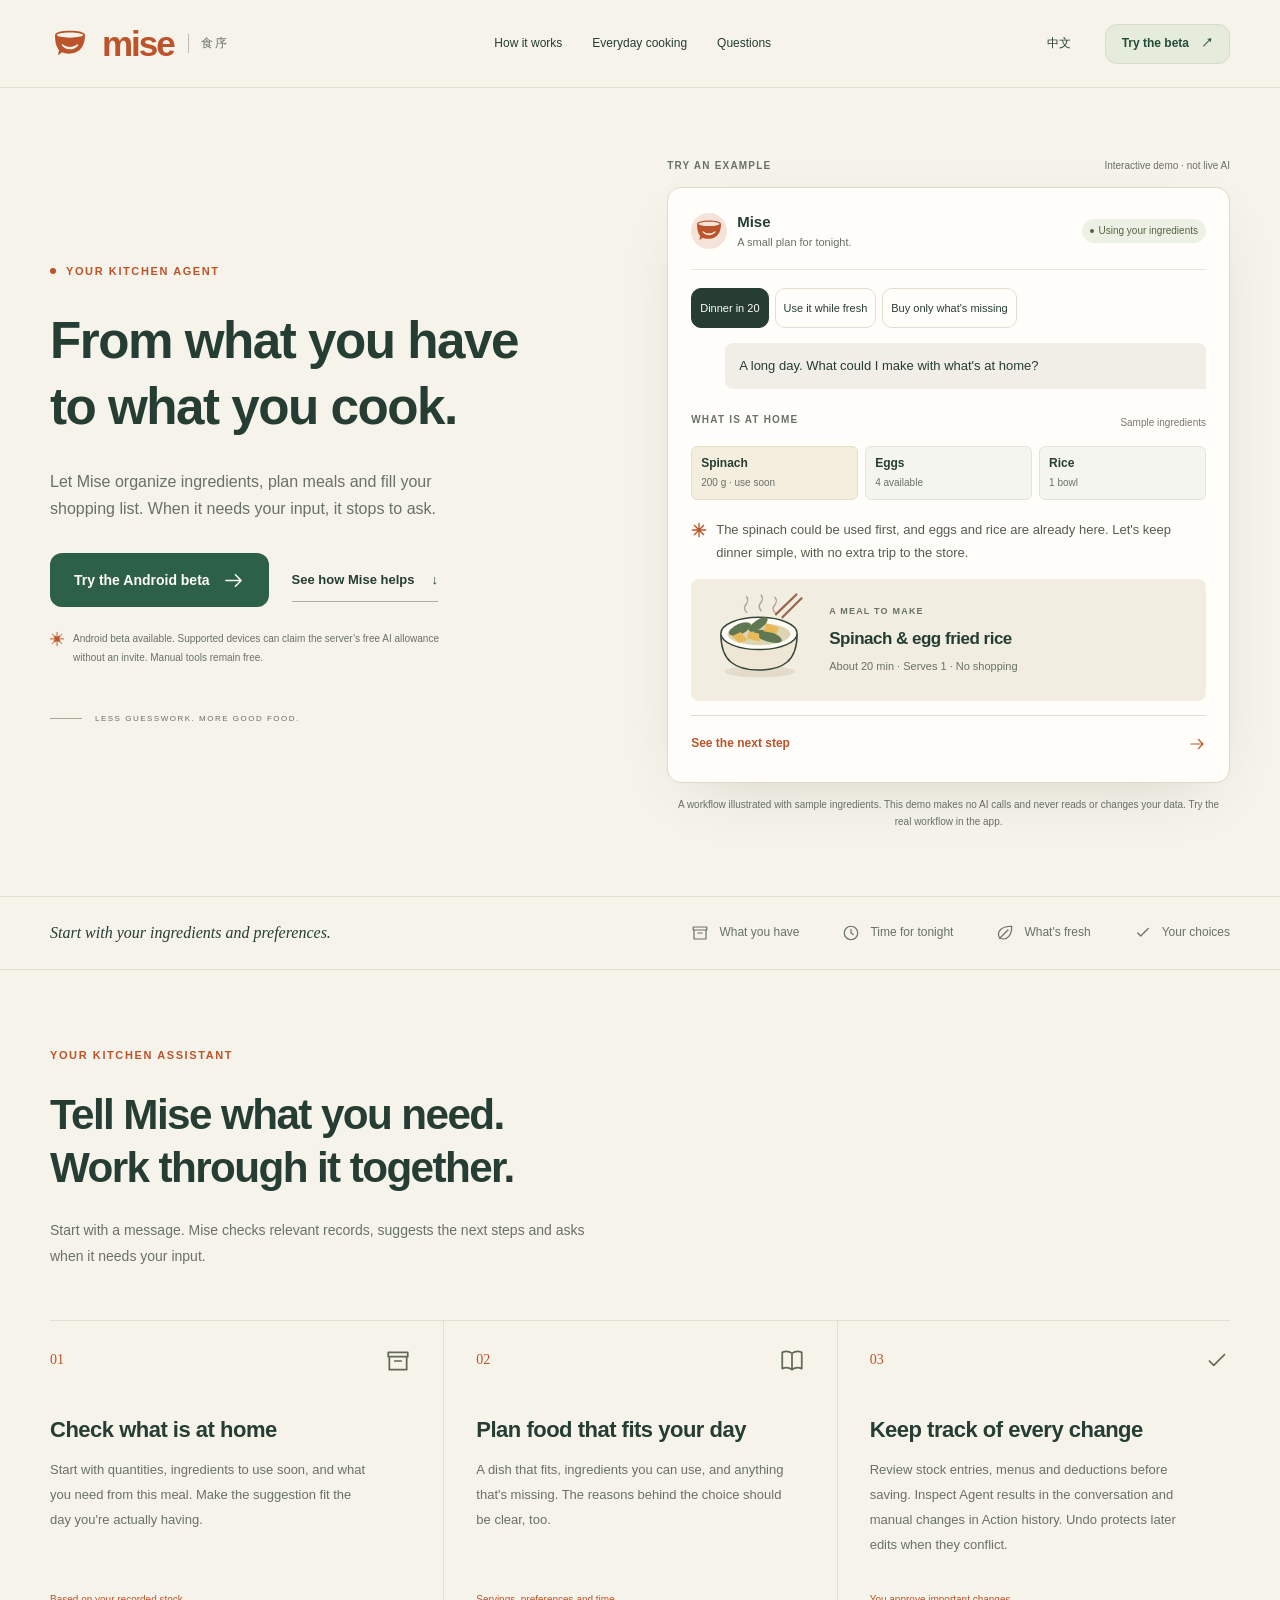
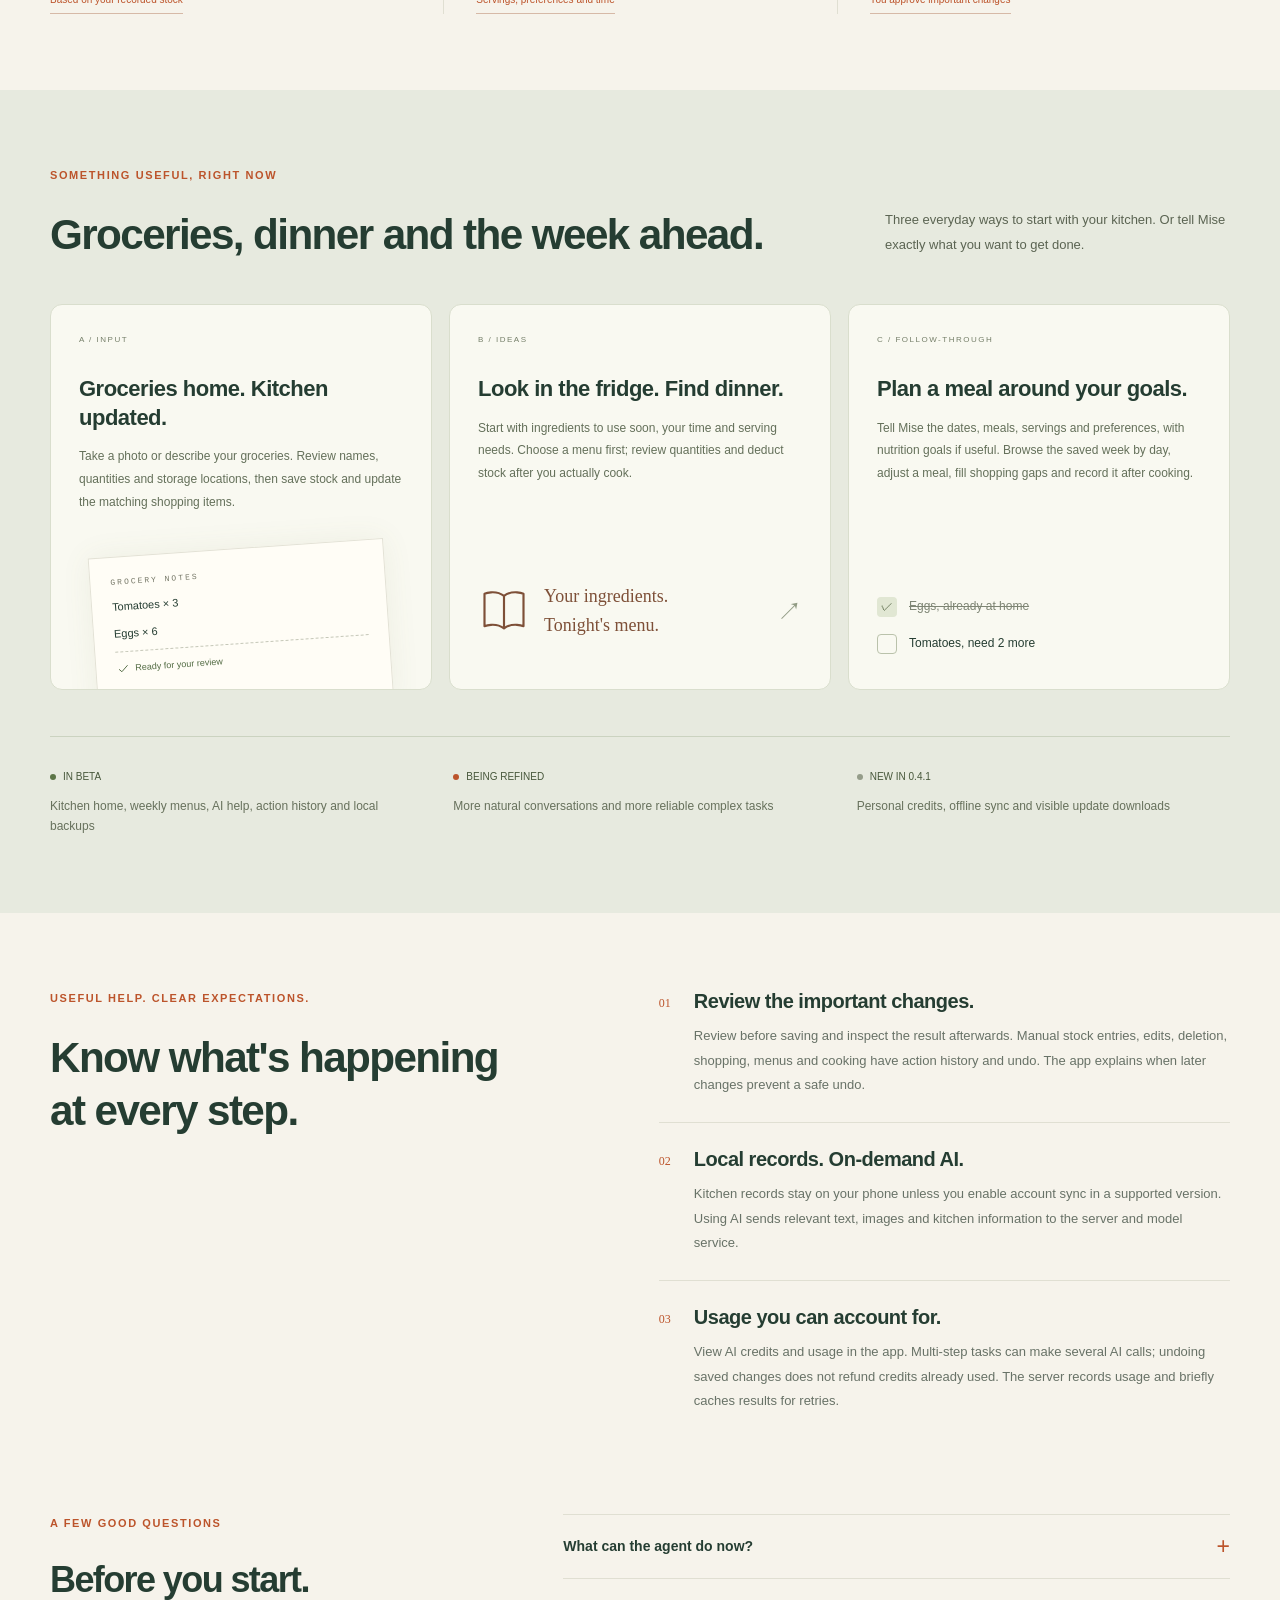
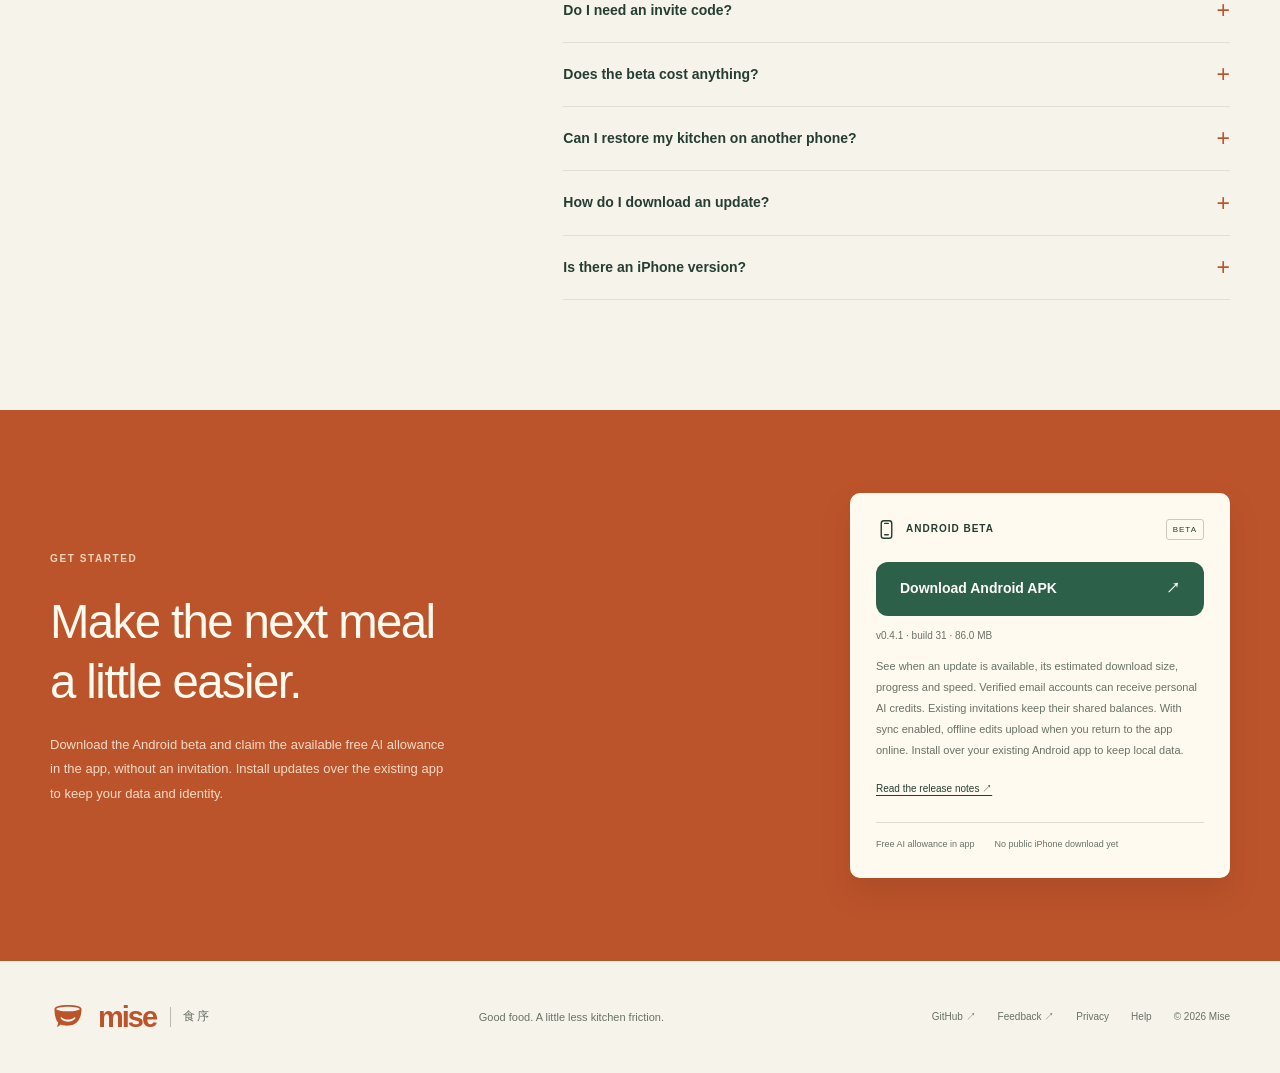
<file: index.html>
<!doctype html>
<html lang="zh-CN">
  <head>
    <meta charset="UTF-8" />
    <meta name="viewport" content="width=device-width, initial-scale=1" />
    <meta
      name="description"
      content="Mise 食序帮你整理食材、安排菜单、补齐购物清单。用厨房助手处理日常琐事，保留每一步的查看与确认。"
    />
    <meta name="theme-color" content="#f7f5ef" />
    <meta property="og:title" content="Mise 食序 — 整理食材，安排每天的饭" />
    <meta
      property="og:description"
      content="从家里有什么，到每天吃什么。让 Mise 帮你整理食材、安排菜单、补齐购物清单。"
    />
    <meta property="og:type" content="website" />
    <meta
      property="og:url"
      content="https://zyfeleven.github.io/smartKitchen-website/"
    />
    <meta
      property="og:image"
      content="https://zyfeleven.github.io/smartKitchen-website/assets/social-preview.png"
    />
    <title>Mise 食序 — 整理食材，安排每天的饭</title>
    <link rel="icon" type="image/svg+xml" href="assets/mise-mark.svg" />
    <link rel="stylesheet" href="styles.css" />
    <script src="script.js" defer></script>
  </head>
  <body>
    <svg
      class="svg-library"
      xmlns="http://www.w3.org/2000/svg"
      aria-hidden="true"
    >
      <defs>
        <symbol id="i-spark" viewBox="0 0 24 24">
          <path d="M12 2v20M2 12h20M5 5l14 14M5 19 19 5" />
        </symbol>
        <symbol id="i-arrow" viewBox="0 0 24 24">
          <path d="M4 12h16m-6-6 6 6-6 6" />
        </symbol>
        <symbol id="i-check" viewBox="0 0 24 24">
          <path d="m5 12 4 4L19 6" />
        </symbol>
        <symbol id="i-box" viewBox="0 0 24 24">
          <path d="M4 8h16v12H4zM3 4h18v4H3zM9 12h6" />
        </symbol>
        <symbol id="i-book" viewBox="0 0 24 24">
          <path
            d="M12 5v15M12 5C8 2 3 4 3 4v15s5-2 9 1c4-3 9-1 9-1V4s-5-2-9 1Z"
          />
        </symbol>
        <symbol id="i-bag" viewBox="0 0 24 24">
          <path d="M4 8h16l1 13H3L4 8ZM8 8V6a4 4 0 0 1 8 0v2" />
        </symbol>
        <symbol id="i-clock" viewBox="0 0 24 24">
          <circle cx="12" cy="12" r="9" />
          <path d="M12 7v5l3 2" />
        </symbol>
        <symbol id="i-phone" viewBox="0 0 24 24">
          <rect x="6" y="2" width="12" height="20" rx="3" />
          <path d="M10 18h4M10 5h4" />
        </symbol>
        <symbol id="i-leaf" viewBox="0 0 24 24">
          <path d="M5 19C-1 8 10 3 21 3c0 11-5 20-16 16ZM5 19 16 8" />
        </symbol>
      </defs>
    </svg>
    <a class="skip-link" href="#main" data-i18n="skip">跳到主要内容</a>
    <header class="site-header">
      <a href="#top" class="brand" aria-label="Mise 食序"
        ><img class="brand-mark" src="assets/mise-symbol.svg" alt="" width="40" height="40"
        ><span class="wordmark">mise</span><span class="brand-cn">食序</span></a
      >
      <nav aria-label="主导航" data-i18n-aria="navLabel">
        <a href="#agent" data-i18n="navAgent">看看怎么用</a
        ><a href="#today" data-i18n="navToday">厨房里的日常</a
        ><a href="#questions" data-i18n="navQuestions">常见问题</a>
      </nav>
      <div class="header-actions">
        <button
          id="languageToggle"
          class="language-toggle"
          type="button"
          aria-label="Switch to English"
        >
          EN</button
        ><a href="#download" class="button button-small"
          ><span data-i18n="joinBeta">体验内测</span
          ><span aria-hidden="true">↗</span></a
        >
      </div>
    </header>
    <main id="main">
      <section class="hero section-shell" id="top">
        <div class="hero-copy">
          <p class="eyebrow">
            <span class="status-dot"></span> YOUR KITCHEN AGENT
          </p>
          <h1><span data-i18n="heroLine1">从家里有什么，</span><br><span data-i18n="heroLine2">到每天吃什么。</span></h1>
          <p class="hero-description" data-i18n="heroCopy">让 Mise 帮你整理食材、安排菜单、补齐购物清单。需要你决定时，它会停下来问你。</p>
          <div class="hero-actions">
            <a
              class="button"
              data-apk-link
              href="https://github.com/zyfeleven/smartKitchen-website/releases/download/android-v0.4.1-build31/mise-v0.4.1-build31-beta.apk"
              ><span data-i18n="heroCta">体验 Android 内测</span
              ><svg class="icon"><use href="#i-arrow" /></svg></a
            ><a class="text-link" href="#agent"
              ><span data-i18n="heroDemo">看看它怎么帮你</span
              ><span aria-hidden="true">↓</span></a
            >
          </div>
          <p class="hero-note">
            <span class="tiny-star">✳</span
            ><span data-i18n="heroNote"
              >Android 内测已开放。受支持的设备无需邀请码，可在 App 领取免费 AI 额度；手动功能免费使用。</span
            >
          </p>
          <div class="hero-signature">
            <span class="signature-line"></span
            ><span>LESS GUESSWORK. MORE GOOD FOOD.</span>
          </div>
        </div>
        <div class="demo-wrap" id="agent">
          <div class="demo-topline">
            <span data-i18n="demoLabel">跟着一个例子试试看</span
            ><span class="demo-caption" data-i18n="demoCaption"
              >交互示意 · 非实时 AI</span
            >
          </div>
          <div class="agent-demo">
            <div class="demo-header">
              <span class="agent-avatar"
                ><img src="assets/mise-symbol.svg" alt="" width="32" height="32"
              ></span>
              <div>
                <b>Mise</b
                ><span data-i18n="agentSubtitle">今晚，从你的厨房出发。</span>
              </div>
              <span class="context-badge"
                ><span class="status-dot"></span
                ><span data-i18n="contextBadge">结合现有食材</span></span
              >
            </div>
            <div
              class="scenario-picker"
              role="group"
              aria-label="选择演示场景"
              data-i18n-aria="scenarioLabel"
            >
              <button
                type="button"
                data-scenario="quick"
                aria-pressed="true"
                data-i18n="scenarioQuick"
              >
                20 分钟开饭</button
              ><button
                type="button"
                data-scenario="fresh"
                aria-pressed="false"
                data-i18n="scenarioFresh"
              >
                先用临期食材</button
              ><button
                type="button"
                data-scenario="shop"
                aria-pressed="false"
                data-i18n="scenarioShop"
              >
                只买缺少的
              </button>
            </div>
            <p class="user-message" id="demoPrompt">
              今天有点累，家里的食材能做什么？
            </p>
            <div class="context-heading">
              <span class="micro-label" data-i18n="contextTitle"
                >先看看家里有什么</span
              ><span data-i18n="sampleData">示例食材</span>
            </div>
            <div class="ingredients" id="demoIngredients">
              <span>菠菜 <small>200 g · 优先用</small></span
              ><span>鸡蛋 <small>4 个</small></span
              ><span>米饭 <small>1 碗</small></span>
            </div>
            <div class="agent-reason">
              <svg class="icon"><use href="#i-spark" /></svg>
              <p id="demoReason">
                菠菜可以优先用，鸡蛋和米饭也都有。先做一道简单的，不用再出门买菜。
              </p>
            </div>
            <div class="meal-card">
              <div class="meal-art" aria-hidden="true">
                <svg viewBox="0 0 150 140">
                  <ellipse cx="76" cy="113" rx="48" ry="8" fill="#e5dbca" />
                  <path
                    d="M23 62c0 37 20 49 52 49s52-12 52-49"
                    fill="#eee7d6"
                    stroke="#384639"
                    stroke-width="2"
                  />
                  <ellipse
                    cx="75"
                    cy="61"
                    rx="52"
                    ry="22"
                    fill="#fffdf6"
                    stroke="#384639"
                    stroke-width="2"
                  />
                  <ellipse cx="75" cy="62" rx="43" ry="15" fill="#ddd4b2" />
                  <g fill="#5f7752">
                    <ellipse
                      cx="49"
                      cy="55"
                      rx="16"
                      ry="7"
                      transform="rotate(-24 49 55)"
                    />
                    <ellipse
                      cx="87"
                      cy="65"
                      rx="20"
                      ry="7"
                      transform="rotate(18 87 65)"
                    />
                    <ellipse
                      cx="74"
                      cy="49"
                      rx="15"
                      ry="6"
                      transform="rotate(-35 74 49)"
                    />
                  </g>
                  <g fill="#e7b958">
                    <path d="m61 58 14 3 1 11-17-4Z" />
                    <path d="m85 47 17 6-3 8-18-3Z" />
                    <path d="m38 65 12-6 9 11-11 4Z" />
                  </g>
                  <g
                    stroke="#b3a48b"
                    stroke-width="2"
                    fill="none"
                    stroke-linecap="round"
                  >
                    <path
                      d="M58 32c-9-10 7-11 0-21M78 30c-9-10 7-11 0-21M97 33c-9-10 7-11 0-21"
                    />
                  </g>
                  <path
                    d="m98 35 28-27m-19 31 26-26"
                    stroke="#9b6449"
                    stroke-width="3"
                    stroke-linecap="round"
                  />
                </svg>
              </div>
              <div>
                <p class="micro-label" data-i18n="planTitle">再安排一餐</p>
                <h2 id="demoMeal">菠菜鸡蛋炒饭</h2>
                <p id="demoTags">约 20 分钟 · 1 人份 · 无需添购</p>
              </div>
            </div>
            <button
              class="plan-toggle"
              type="button"
              id="planToggle"
              aria-expanded="false"
              aria-controls="actionPanel"
            >
              <span data-i18n="planToggle">看看下一步</span
              ><svg class="icon"><use href="#i-arrow" /></svg>
            </button>
            <div class="action-panel" id="actionPanel" hidden>
              <p class="micro-label" data-i18n="actionsTitle">核对后再保存</p>
              <p id="demoAction">保存这份菜谱；做饭时再核对实际食材用量。</p>
              <button
                type="button"
                id="confirmDemo"
                class="button button-small"
                data-i18n="confirmDemo"
              >
                在示例中确认
              </button>
              <p id="demoStatus" class="demo-status" role="status"></p>
            </div>
          </div>
          <p class="demo-footnote" data-i18n="demoFootnote">用示例食材演示一次工作流，不会调用 AI，也不会读取或修改你的数据。实际操作请在 App 中体验。</p>
        </div>
      </section>
      <div class="context-strip">
        <div class="section-shell">
          <span data-i18n="stripTitle">从你的食材和习惯出发。</span>
          <div>
            <span
              ><svg class="icon"><use href="#i-box" /></svg
              ><span data-i18n="stripInventory">已有的食材</span></span
            ><span
              ><svg class="icon"><use href="#i-clock" /></svg
              ><span data-i18n="stripTime">今天的安排</span></span
            ><span
              ><svg class="icon"><use href="#i-leaf" /></svg
              ><span data-i18n="stripFresh">食材的状态</span></span
            ><span
              ><svg class="icon"><use href="#i-check" /></svg
              ><span data-i18n="stripChoice">你的选择</span></span
            >
          </div>
        </div>
      </div>
      <section class="section-shell section-space approach" id="approach">
        <div class="section-intro">
          <p class="eyebrow" data-i18n="approachEyebrow">你的厨房助手</p>
          <h2 data-i18n="approachTitle">说出想做的事，<br>一起把它完成。</h2>
          <p data-i18n="approachCopy">不用先学会所有功能。从一条消息开始，Mise 会查看相关记录、提出建议，并在需要时向你提问。</p>
        </div>
        <div class="approach-grid">
          <article>
            <div class="step-head">
              <span>01</span><svg class="icon"><use href="#i-box" /></svg>
            </div>
            <h3 data-i18n="step1Title">先看看家里有什么</h3>
            <p data-i18n="step1Copy">
              从库存数量、临期食材和这顿饭的需求出发，让推荐贴近你今天的实际情况。
            </p>
            <span class="step-note" data-i18n="step1Note">使用你记录的库存</span>
          </article>
          <article>
            <div class="step-head">
              <span>02</span><svg class="icon"><use href="#i-book" /></svg>
            </div>
            <h3 data-i18n="step2Title">安排适合你的饭菜</h3>
            <p data-i18n="step2Copy">
              一道适合的菜、用得到的食材、还缺的东西。建议背后的取舍，也应该说清楚。
            </p>
            <span class="step-note" data-i18n="step2Note">结合人数、口味和时间</span>
          </article>
          <article>
            <div class="step-head">
              <span>03</span><svg class="icon"><use href="#i-check" /></svg>
            </div>
            <h3 data-i18n="step3Title">每次更改都有记录</h3>
            <p data-i18n="step3Copy">入库、保存菜单和扣减库存前先核对。助手的结果在对话中查看，手动操作在操作记录中查看和撤销；后续改动有冲突时会保护新数据。</p>
            <span class="step-note" data-i18n="step3Note">重要操作由你确认</span>
          </article>
        </div>
      </section>
      <section class="today-section" id="today">
        <div class="section-shell section-space">
          <div class="today-heading">
            <div>
              <p class="eyebrow" data-i18n="todayEyebrow">今天，就能开始用</p>
              <h2 data-i18n="todayTitle">买菜、做饭、安排一周。</h2>
            </div>
            <p data-i18n="todayCopy">三个常见场景，从家里的食材开始。你也可以直接告诉助手一个更具体的需求。</p>
          </div>
          <div class="capabilities">
            <article class="capability">
              <span class="capability-no">A / INPUT</span>
              <h3 data-i18n="cap1Title">买回来了，顺手入库。</h3>
              <p data-i18n="cap1Copy">拍张照片或说出刚买的食材。助手整理名称、数量和存放位置，核对后入库，并更新对应采购项。</p>
              <div class="input-visual" aria-hidden="true">
                <span class="receipt-label">GROCERY NOTES</span
                ><span data-i18n="receipt1">番茄 × 3</span
                ><span data-i18n="receipt2">鸡蛋 × 6</span
                ><span class="receipt-rule"></span
                ><span class="receipt-result"
                  ><svg class="icon"><use href="#i-check" /></svg
                  ><span data-i18n="receiptResult"
                    >整理好了，等你核对</span
                  ></span
                >
              </div>
            </article>
            <article class="capability">
              <span class="capability-no">B / IDEAS</span>
              <h3 data-i18n="cap2Title">先看看冰箱，再决定晚餐。</h3>
              <p data-i18n="cap2Copy">优先考虑还没过期、可以尽早用掉的食材，结合人数和时间选菜。做完后再核对实际用量、更新库存。</p>
              <div class="recipe-visual" aria-hidden="true">
                <svg class="icon"><use href="#i-book" /></svg
                ><span data-i18n="recipeVisual">你的食材<br />今天的菜单</span
                ><span class="visual-arrow">↗</span>
              </div>
            </article>
            <article class="capability">
              <span class="capability-no">C / FOLLOW-THROUGH</span>
              <h3 data-i18n="cap3Title">按你的目标，安排这一餐。</h3>
              <p data-i18n="cap3Copy">告诉助手日期、餐次、人数和口味，按需补充营养目标。保存后按天查看本周菜单，调整一餐、补齐采购，做完再确认记录。</p>
              <div class="shopping-visual" aria-hidden="true">
                <span
                  ><i class="check-box checked">✓</i
                  ><span data-i18n="shoppingHave">鸡蛋，家里有</span></span
                ><span
                  ><i class="check-box"></i
                  ><span data-i18n="shoppingNeed">番茄，还差 2 个</span></span
                >
              </div>
            </article>
          </div>
          <div class="roadmap">
            <div>
              <span class="phase current" data-i18n="phaseCurrent"
                >正在内测</span
              >
              <p data-i18n="phaseCurrentCopy">厨房首页、本周菜单、AI 助手、操作记录与本机备份</p>
            </div>
            <div>
              <span class="phase next" data-i18n="phaseNext">持续打磨</span>
              <p data-i18n="phaseNextCopy">更自然的对话与更可靠的复杂任务</p>
            </div>
            <div>
              <span class="phase later" data-i18n="phaseLater">0.4.1 新功能</span>
              <p data-i18n="phaseLaterCopy">个人点数、离线补传和热补丁下载提示</p>
            </div>
          </div>
        </div>
      </section>
      <section class="section-shell section-space trust-section" id="trust">
        <div class="section-intro">
          <p class="eyebrow" data-i18n="trustEyebrow">帮得上忙，也交代得清楚</p>
          <h2 data-i18n="trustTitle">让每次使用，<br />都心里有数。</h2>
        </div>
        <div class="trust-details">
          <article>
            <span>01</span>
            <div>
              <h3 data-i18n="trust1Title">重要操作，先核对。</h3>
              <p data-i18n="trust1Copy">保存前核对内容，执行后查看记录。手动入库、编辑和删除、采购、菜单、做饭都可查看操作历史并撤销；后续修改有冲突时，App 会说明原因。</p>
            </div>
          </article>
          <article>
            <span>02</span>
            <div>
              <h3 data-i18n="trust2Title">本地保存，按需处理。</h3>
              <p data-i18n="trust2Copy">
                厨房数据保存在本机；支持账号的版本可由你另外开启云同步。使用 AI 时，相关文字、图片和厨房信息会发往服务器与模型服务处理。
              </p>
            </div>
          </article>
          <article>
            <span>03</span>
            <div>
              <h3 data-i18n="trust3Title">点数和消耗，有记录。</h3>
              <p data-i18n="trust3Copy">在 App 查看 AI 点数和用量。助手的多步任务可能产生多次 AI 调用；撤销已保存内容不会退回已消耗的点数。服务器会记录用量并短期缓存结果以处理重试。</p>
            </div>
          </article>
        </div>
      </section>
      <section class="faq-section section-shell" id="questions">
        <div>
          <p class="eyebrow">A FEW GOOD QUESTIONS</p>
          <h2 data-i18n="faqTitle">开始之前。</h2>
        </div>
        <div class="faq-list">
          <details>
            <summary data-i18n="faq1Question">Agent 现在能做什么？</summary>
            <p data-i18n="faq1Answer">助手可以查看库存、生成或修改菜谱、安排菜单和整理购物清单。执行记录可查看，支持的更改可撤销。执行时请保持 App 在前台，中断后可继续。营养数据是估算，不代表全天摄入。页面演示使用示例数据，不会调用 AI。</p>
          </details>
          <details>
            <summary data-i18n="faq2Question">需要邀请码吗？</summary>
            <p>
              <span data-i18n="faq2Answer"
                >已验证邮箱的账号可直接接收个人 AI 点数。符合条件时，可按 App 提示领取一次免费额度。原邀请码的余额仍由原成员共享。</span
              >
              <a
                href="https://github.com/zyfeleven/smartKitchen-website/issues"
                data-i18n="feedbackLink"
                >前往项目反馈 ↗</a
              >
            </p>
          </details>
          <details>
            <summary data-i18n="faq3Question">内测需要付费吗？</summary>
            <p data-i18n="faq3Answer">目前没有充值入口。免费额度由服务器控制，以 App 内展示的领取金额和剩余点数为准。更新不会重复赠送；AI 操作成功后按规则扣点，手动功能仍可使用。</p>
          </details>
          <details>
            <summary data-i18n="faq4Question">数据可以换手机恢复吗？</summary>
            <p data-i18n="faq4Answer">用同一邮箱登录，开启「账号与同步」后，库存、菜谱和助手任务可在另一台设备上继续使用。离线改动会保存在手机上，回到 App 并联网后补传。遇到冲突，你可以选择保留的版本。退出账号或暂停同步仍会保留已有副本。</p>
          </details>
          <details>
            <summary data-i18n="faqUpdateQuestion">如何下载热补丁？</summary>
            <p data-i18n="faqUpdateAnswer">在 0.4.1 中，打开 App 或在设置中检查更新。发现兼容的热补丁后，可查看预计大小并选择下载或稍后处理。下载时显示已接收的数据量和可测得的速度。保存编辑后，点「现在重启」使更新生效。首次从 0.4.0 升级请安装新版，Android 可直接覆盖安装。</p>
          </details>
          <details>
            <summary data-i18n="faq5Question">支持 iPhone 吗？</summary>
            <p data-i18n="faq5Answer">已加入 iOS 测试的用户可在 TestFlight 中查看苹果提供的可用版本。本页提供 Android 安装包。</p>
          </details>
        </div>
      </section>
      <section class="download-section" id="download">
        <div class="section-shell download-inner">
          <div>
            <p class="eyebrow" data-i18n="downloadEyebrow">开始体验</p>
            <h2 data-i18n="downloadTitle">让下一顿饭，<br>更好安排一点。</h2>
            <p data-i18n="downloadCopy">下载 Android 内测版，在 App 内领取当前开放的免费 AI 点数，无需邀请码。更新请覆盖安装，保留原有数据和身份。</p>
          </div>
          <div class="download-card">
            <div class="download-card-top">
              <svg class="icon"><use href="#i-phone" /></svg
              ><span data-i18n="androidBeta">ANDROID 内测</span
              ><span class="beta-label">BETA</span>
            </div>
            <a
              class="button button-dark"
              data-apk-link
              href="https://github.com/zyfeleven/smartKitchen-website/releases/download/android-v0.4.1-build31/mise-v0.4.1-build31-beta.apk"
              ><span data-i18n="downloadApk">下载 Android APK</span
              ><span aria-hidden="true">↗</span></a
            >
            <p class="release-meta" data-release-meta>
              v0.4.1 · build 31 · 86.0 MB
            </p>
            <p class="release-note" data-release-note>
              新增热补丁提示，可查看预计大小、下载进度和速度。邮箱账号可直接接收个人 AI 点数，已有邀请码保留共享余额。开启同步后，离线改动会在联网返回 App 时补传。Android 请覆盖安装以保留本机数据。
            </p>
            <a
              class="release-link"
              data-release-link
              href="https://github.com/zyfeleven/smartKitchen-website/releases/tag/android-v0.4.1-build31"
              data-i18n="releaseDetails"
              >查看版本说明 ↗</a
            >
            <div class="download-requirements">
              <span data-i18n="inviteRequired">App 内领取免费 AI 额度</span
              ><span data-i18n="iosStatus">iPhone 暂无公开下载</span>
            </div>
          </div>
        </div>
      </section>
    </main>
    <footer class="section-shell">
      <a href="#top" class="brand" aria-label="Mise 食序"
        ><img class="brand-mark" src="assets/mise-symbol.svg" alt="" width="40" height="40"
        ><span class="wordmark">mise</span><span class="brand-cn">食序</span></a
      >
      <p data-i18n="footerCopy">好好吃饭，也让厨房轻松一点。</p>
      <div>
        <a
          href="https://github.com/zyfeleven/smartKitchen-website"
          target="_blank"
          rel="noopener noreferrer"
          >GitHub ↗</a
        ><a
          href="https://github.com/zyfeleven/smartKitchen-website/issues"
          data-i18n="footerFeedback"
          >反馈 ↗</a
        ><a href="privacy.html" data-i18n="footerPrivacy">隐私</a
        ><a href="support.html" data-i18n="footerSupport">帮助</a
        ><span>© <span id="year">2026</span> Mise</span>
      </div>
    </footer>
    <noscript
      ><p class="noscript-note">
        本页可直接阅读。交互演示和语言切换需要 JavaScript。<a
          href="https://github.com/zyfeleven/smartKitchen-website/releases/latest"
          >查看最新发布</a
        >。
      </p></noscript
    >
  </body>
</html>
</file>
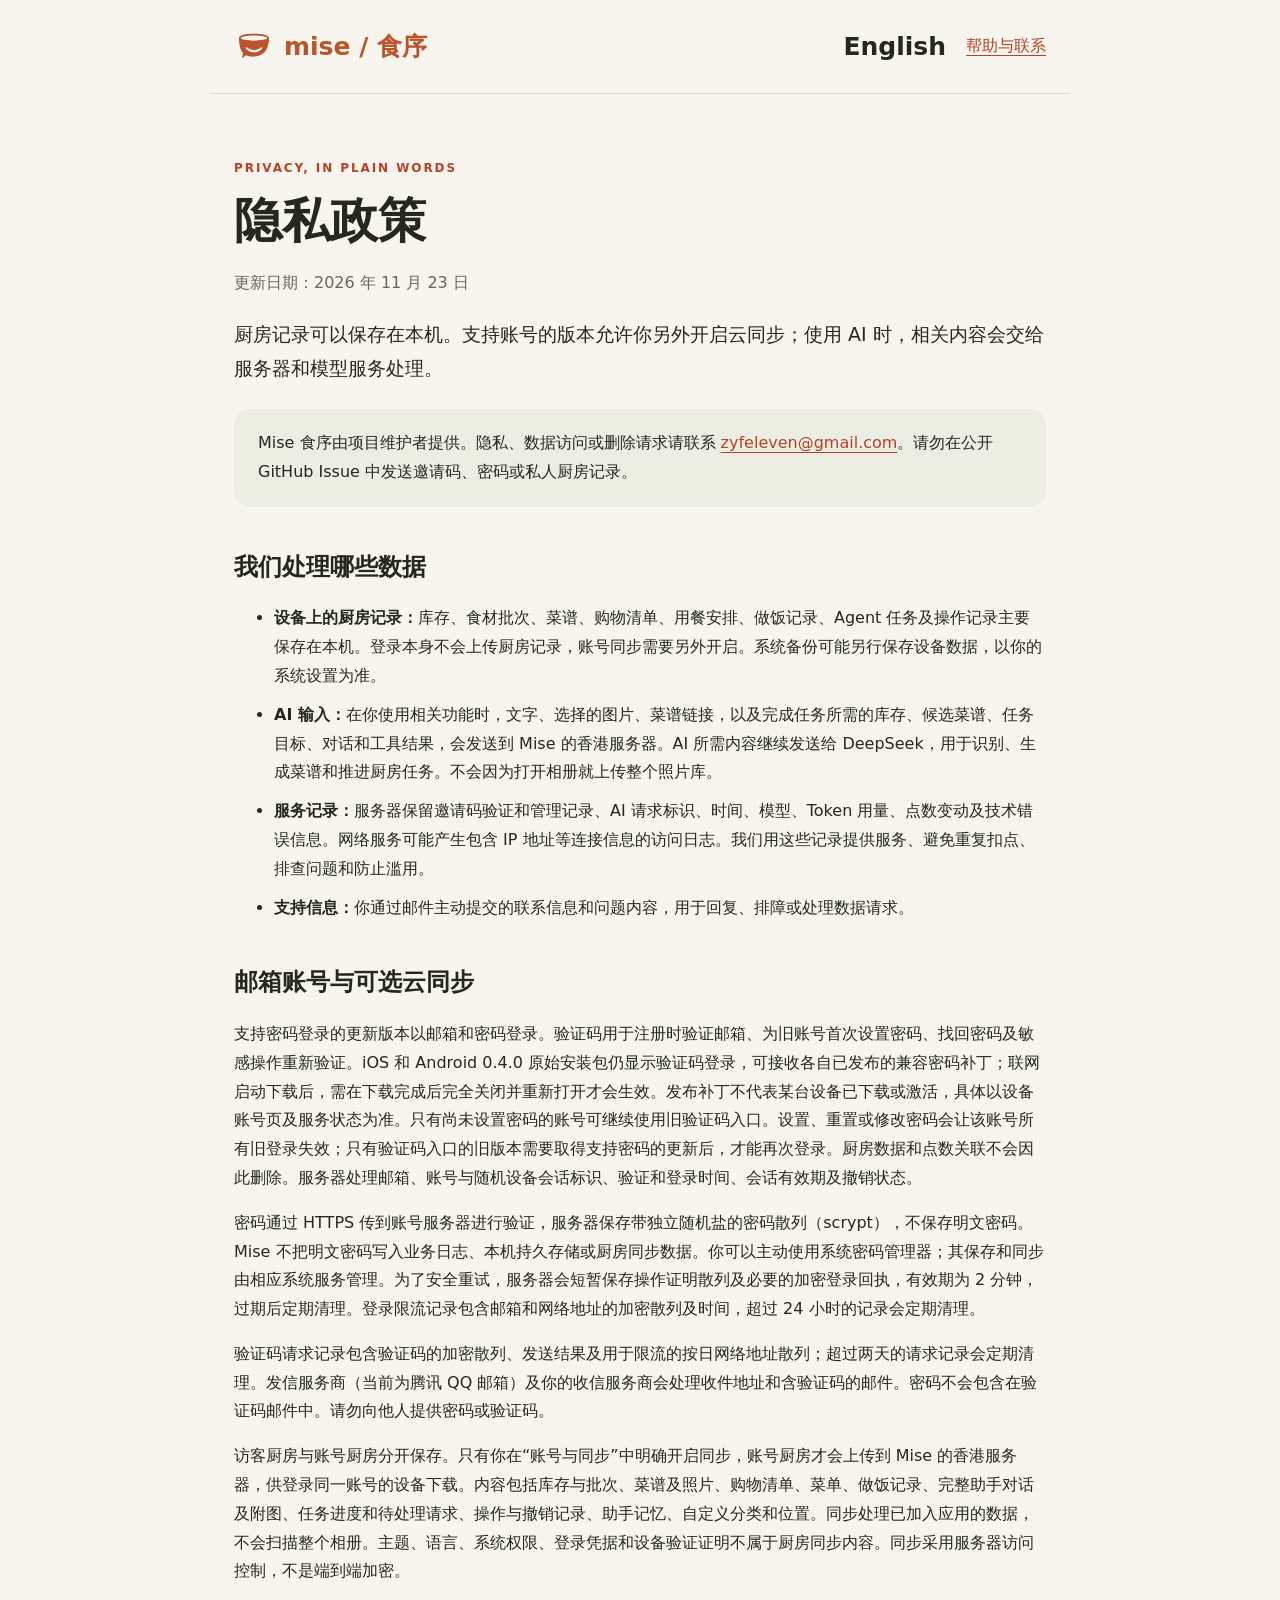
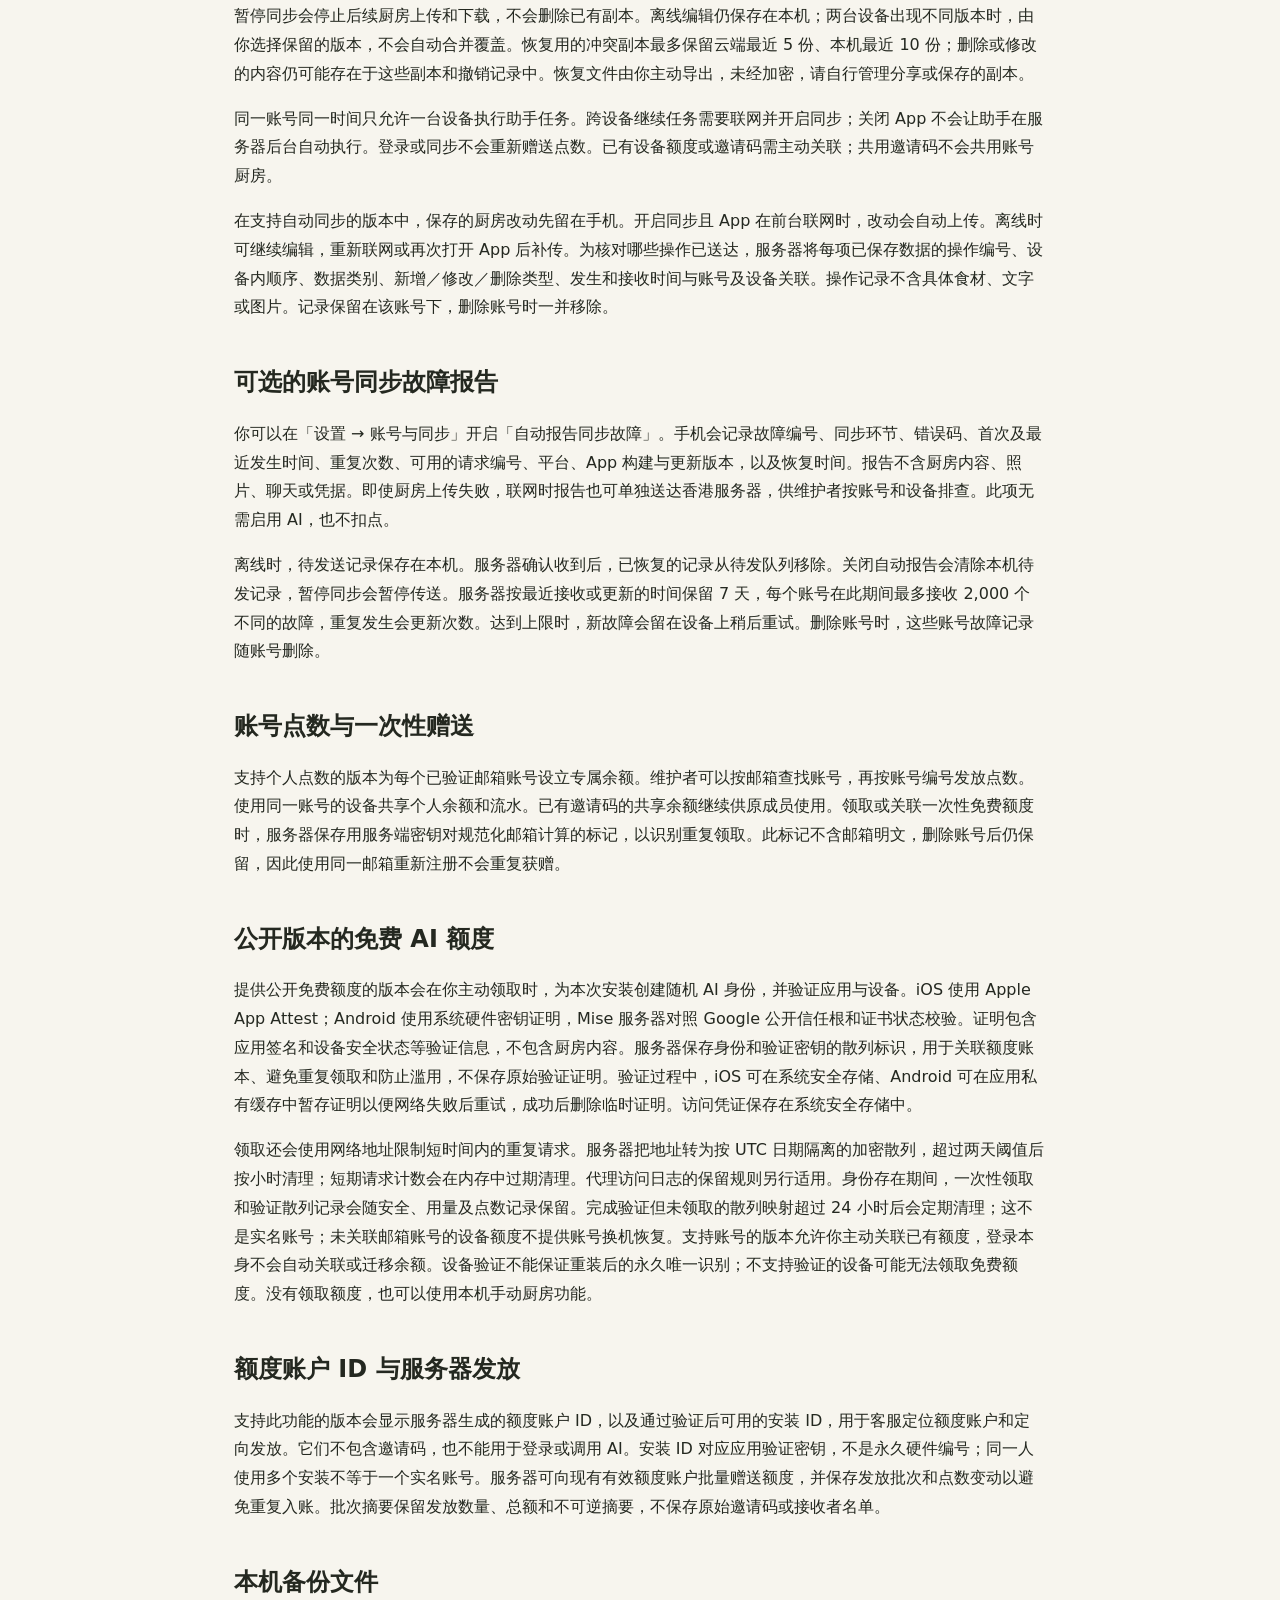
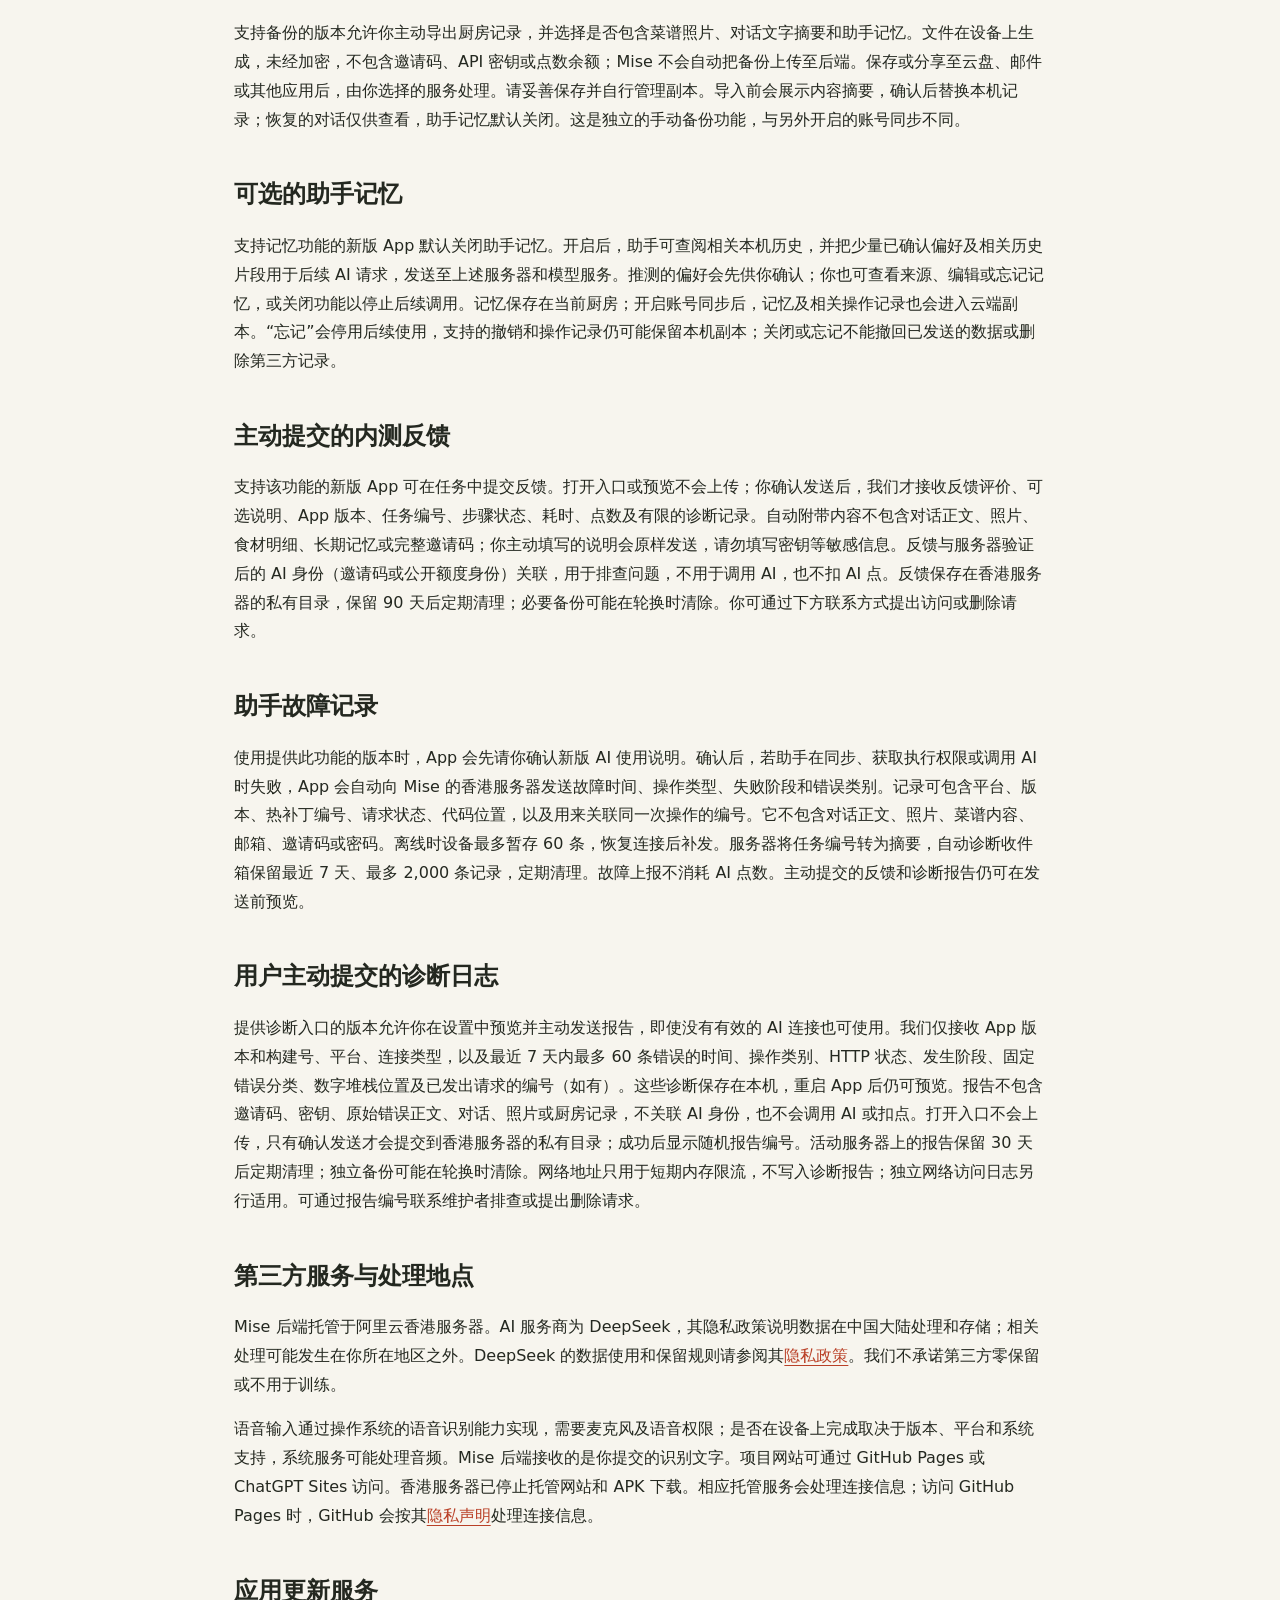
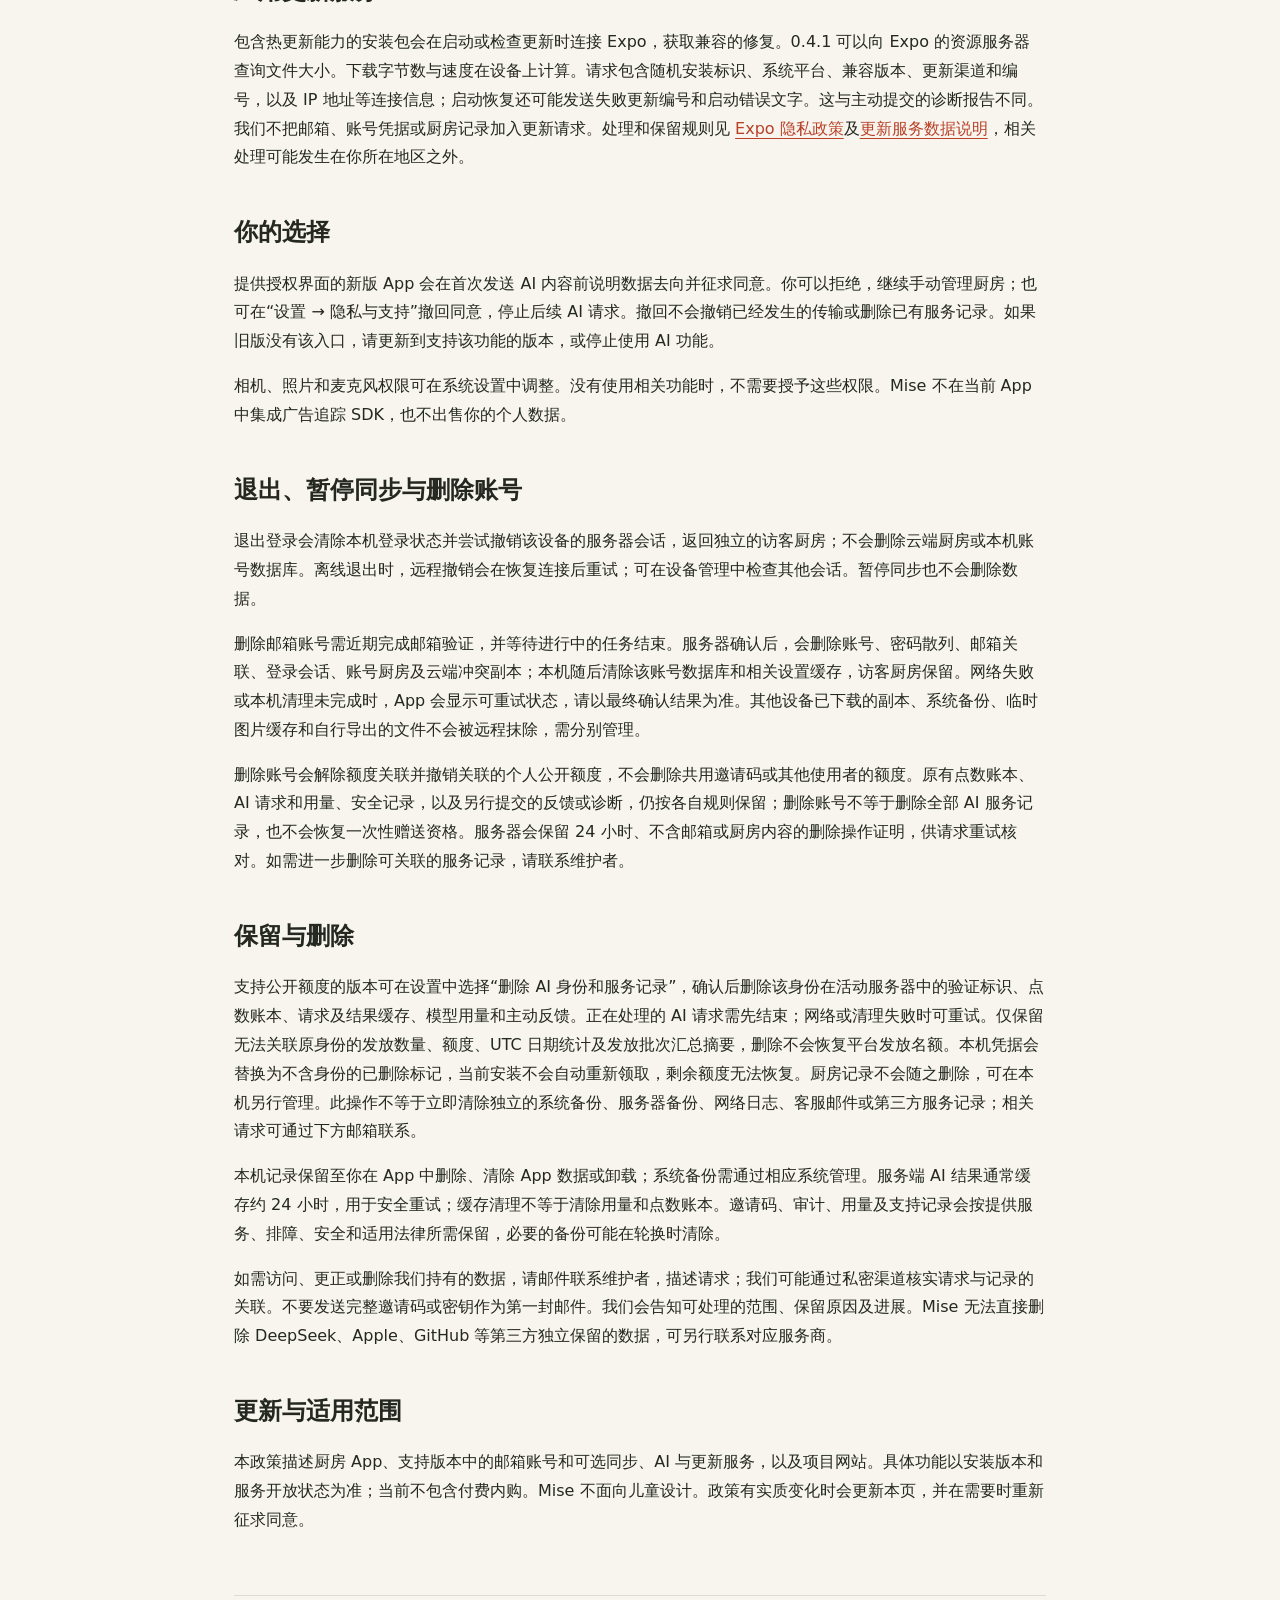
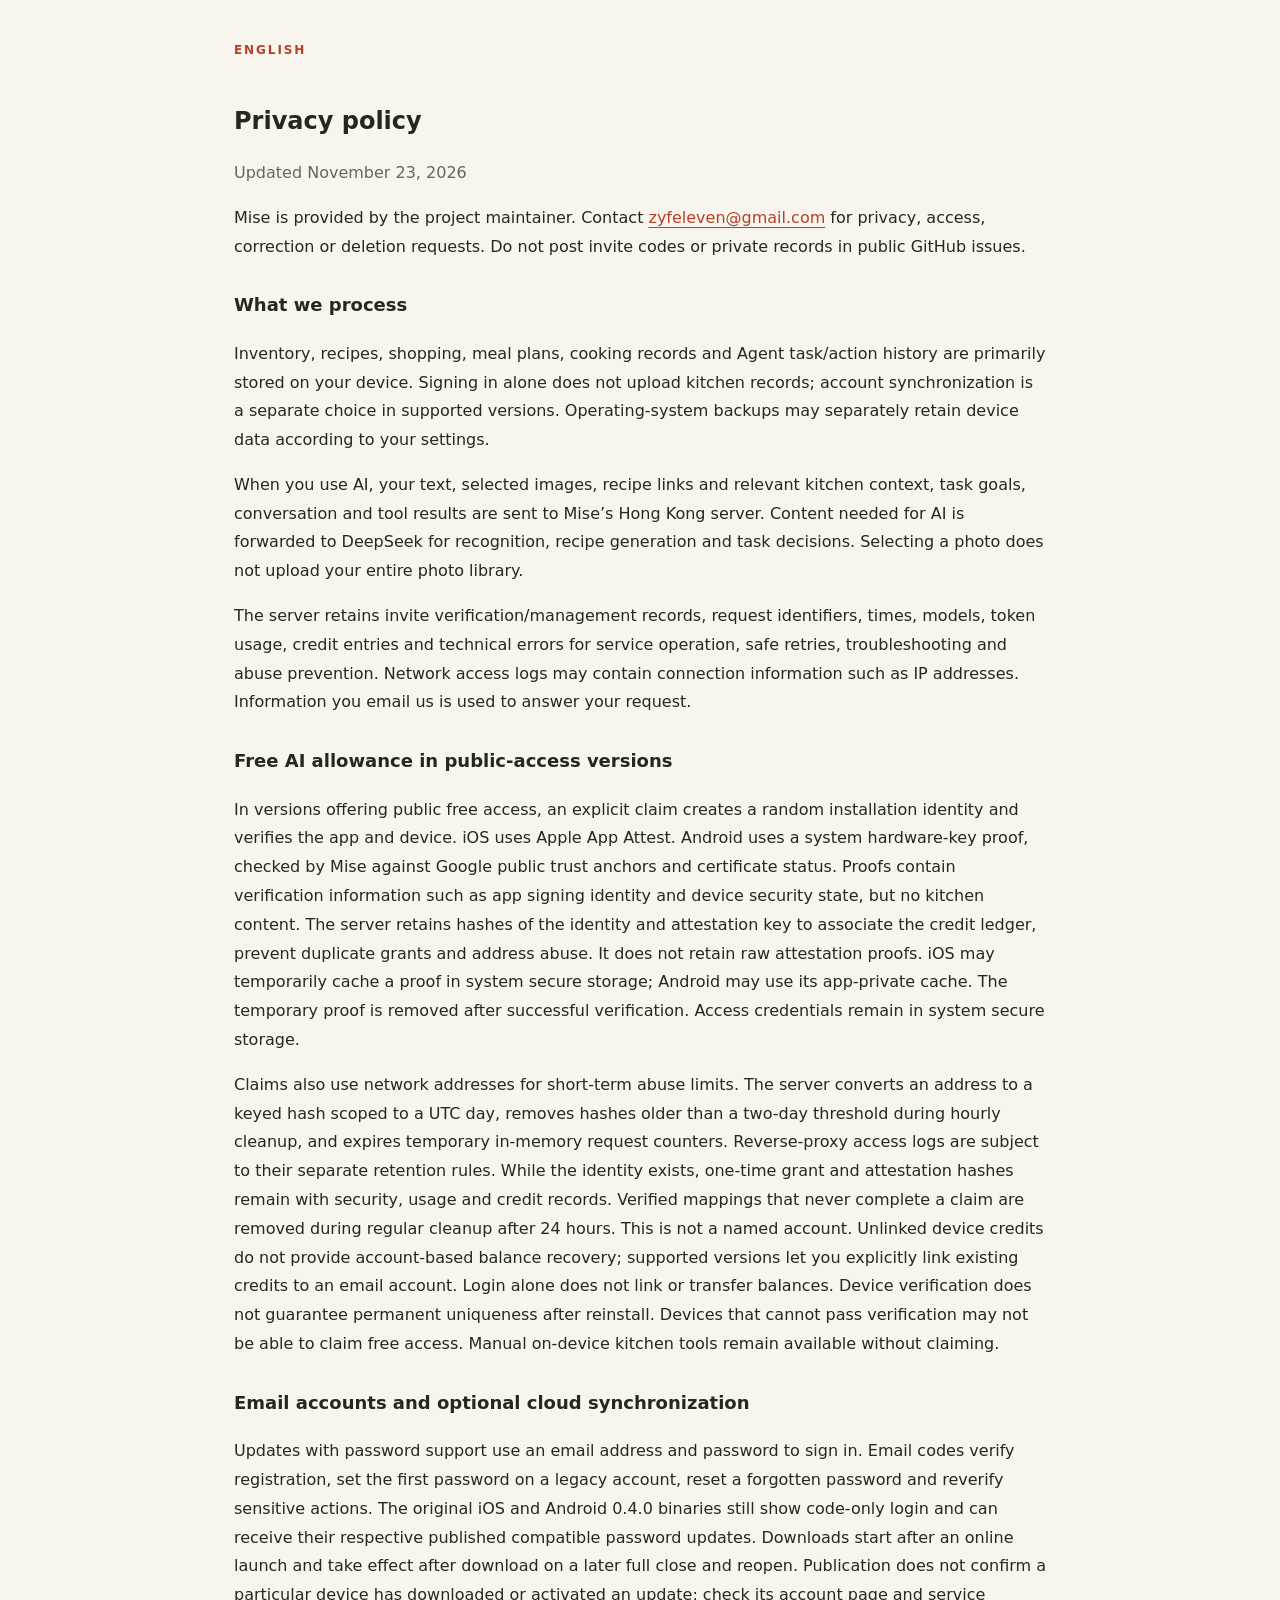
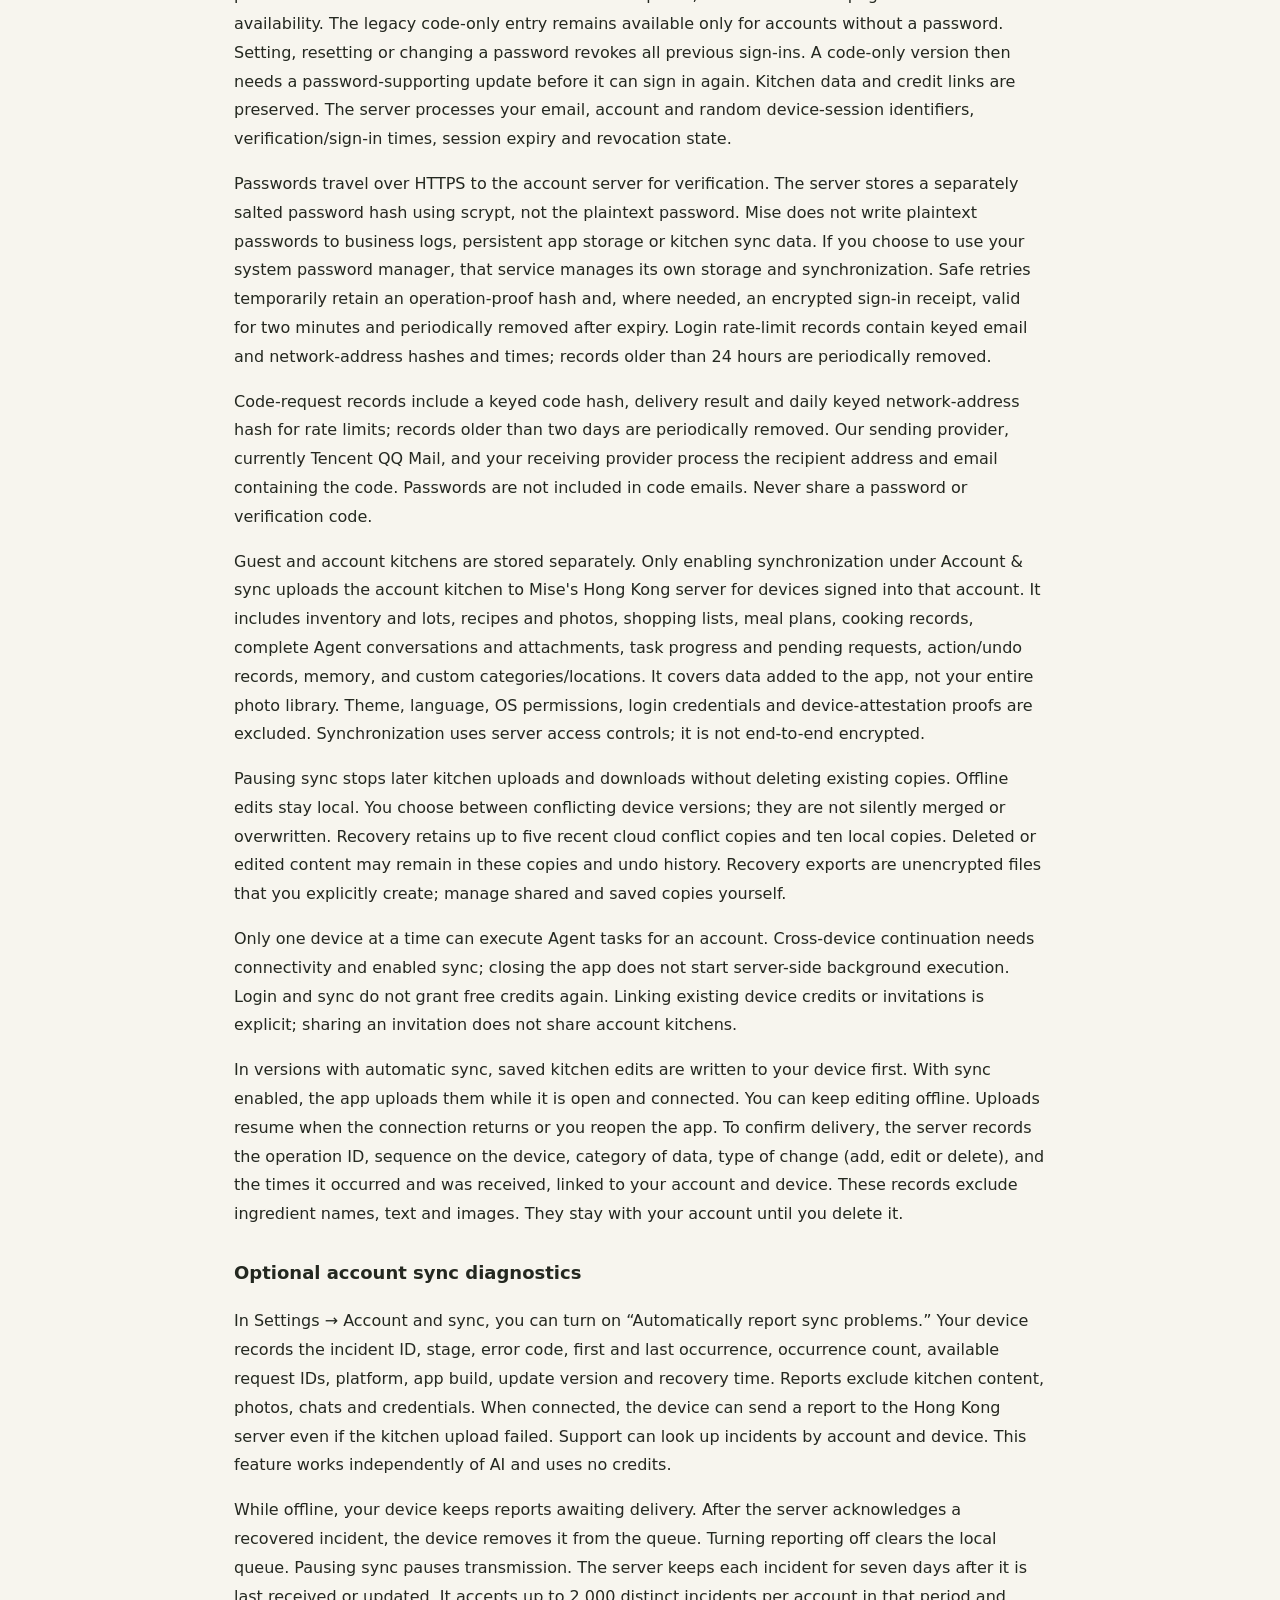
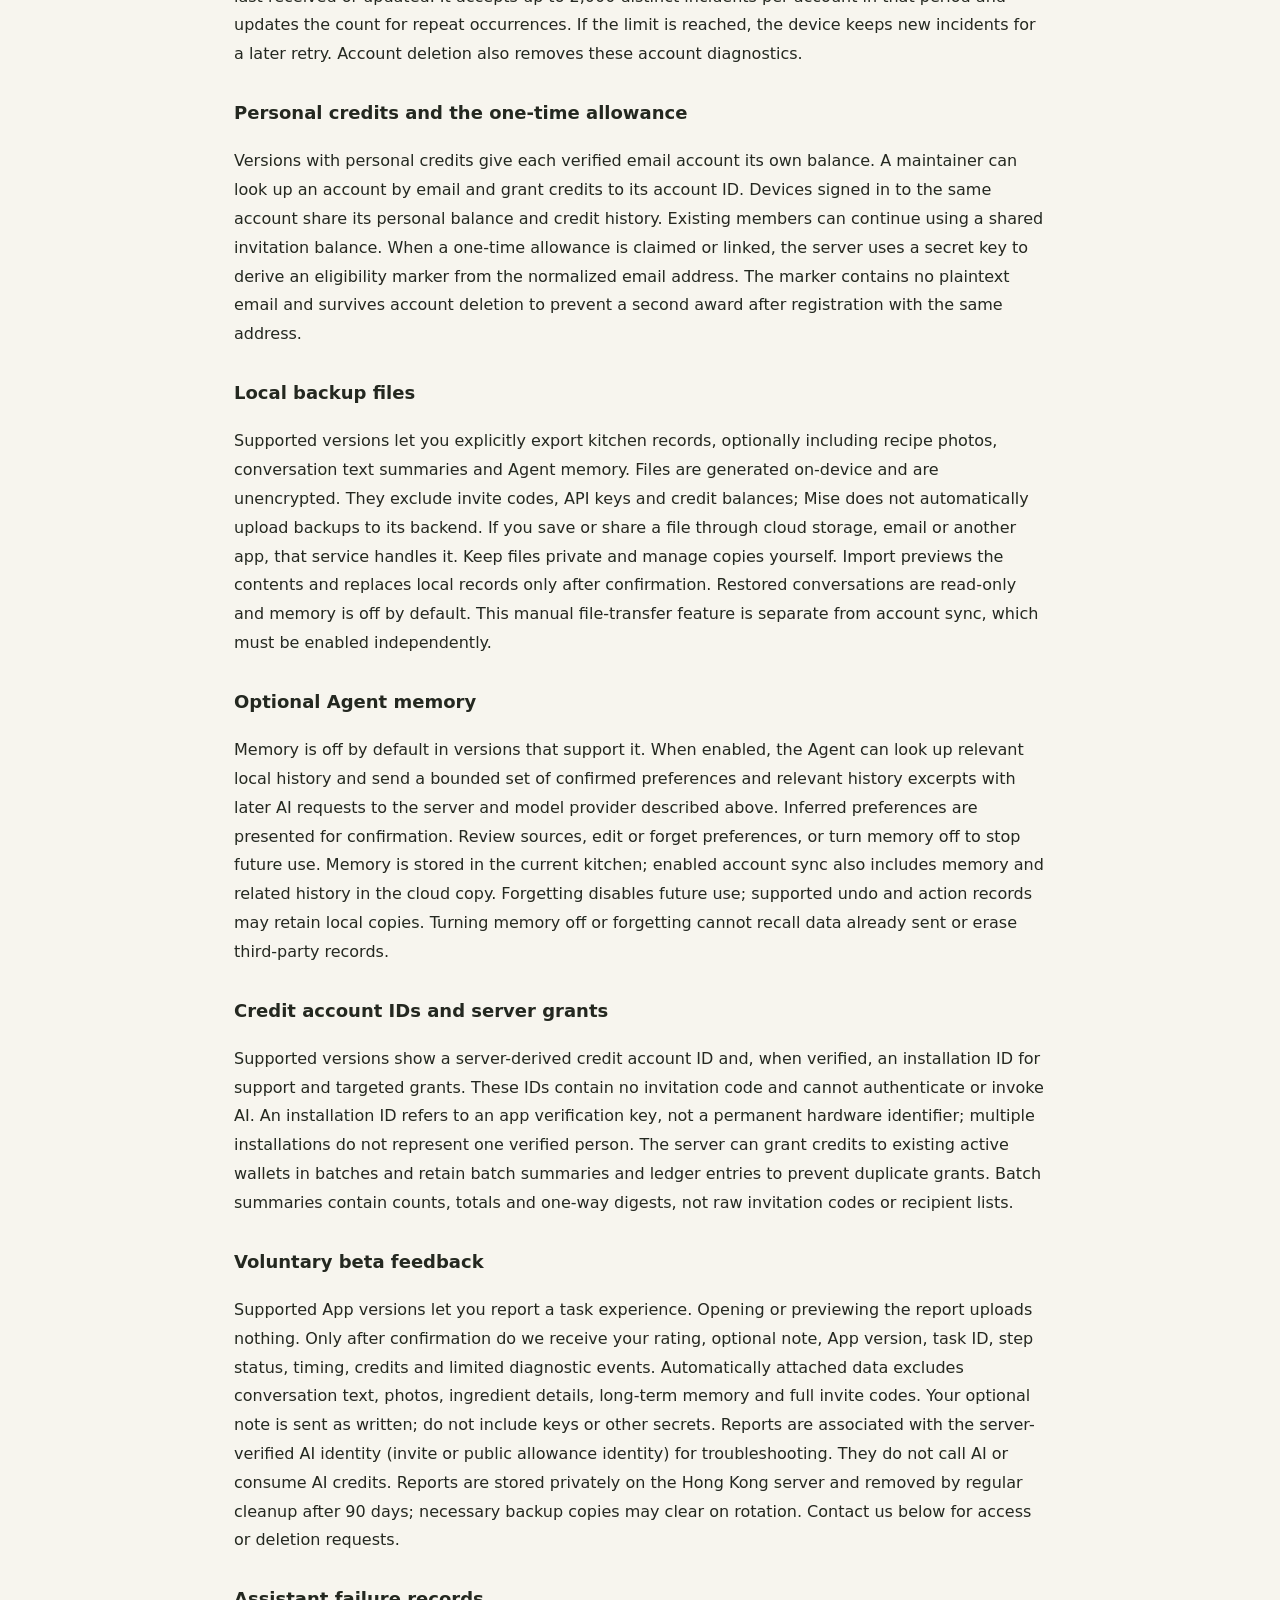
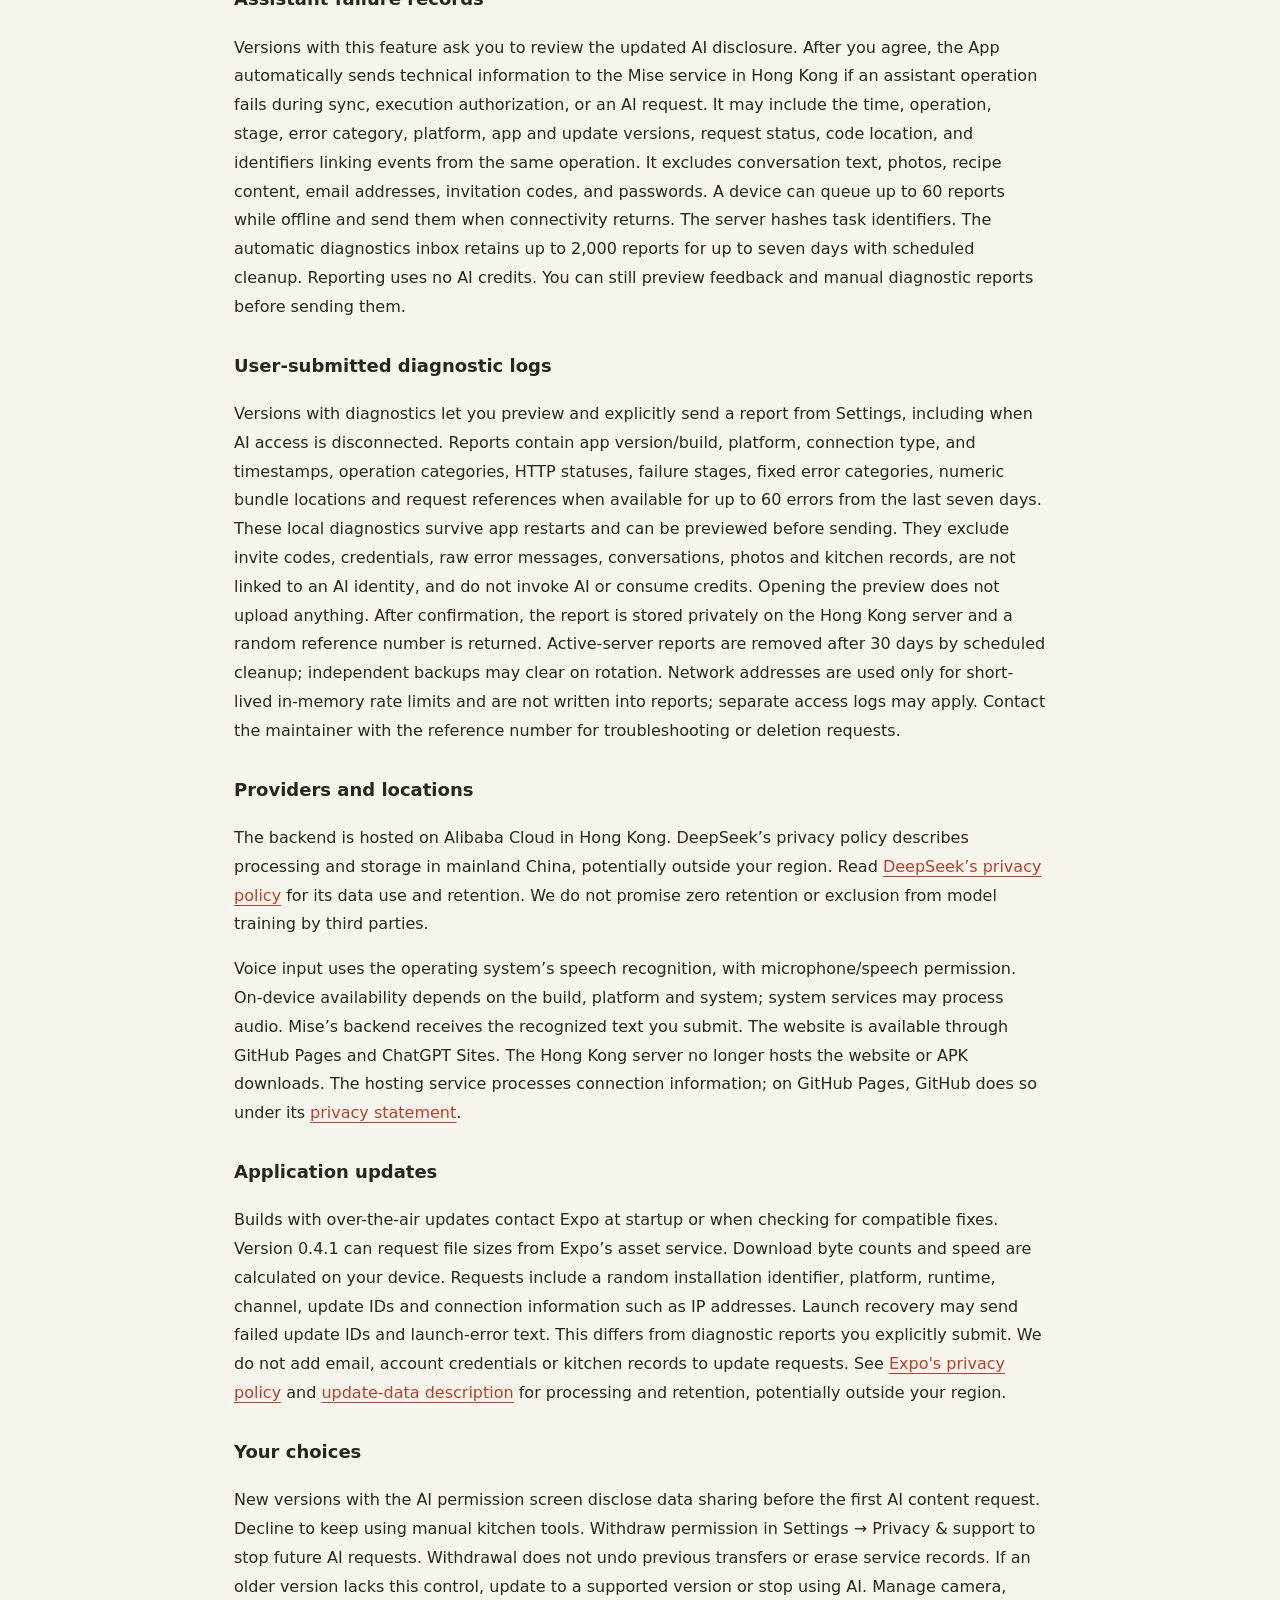
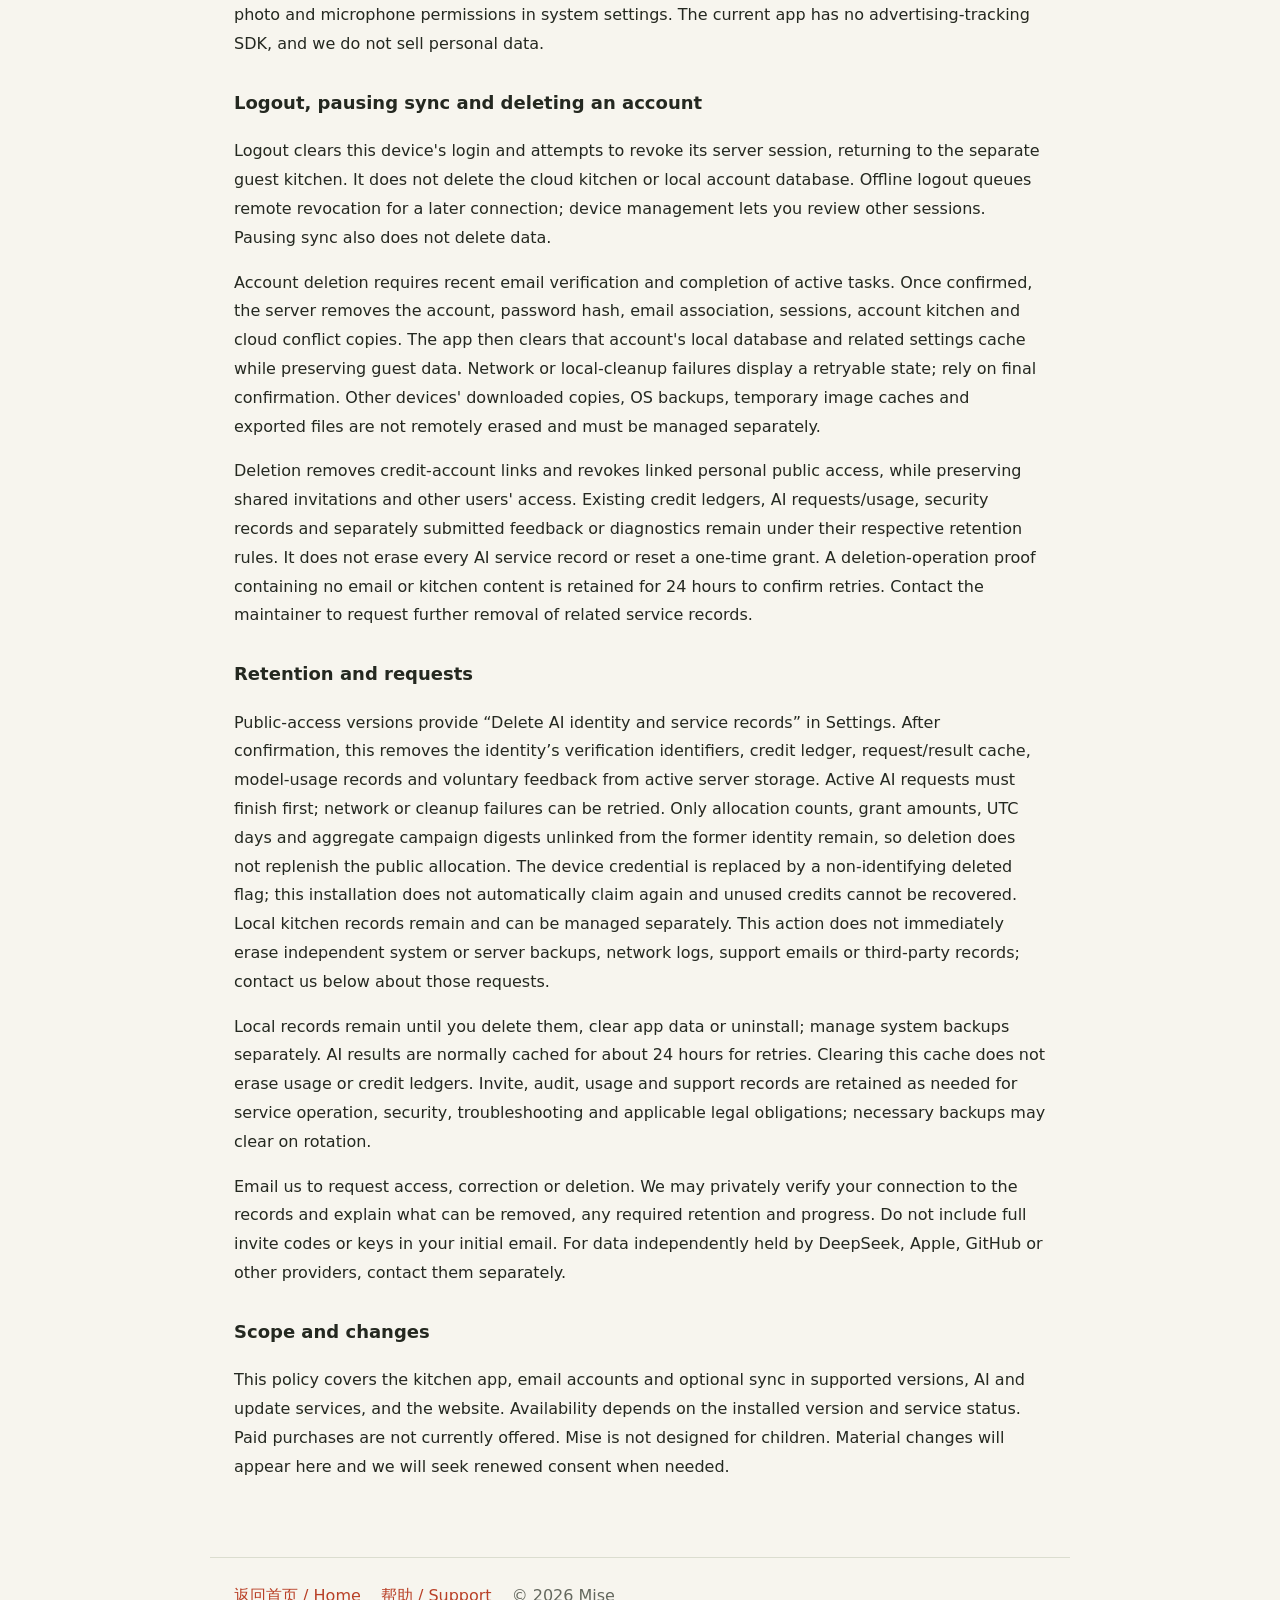
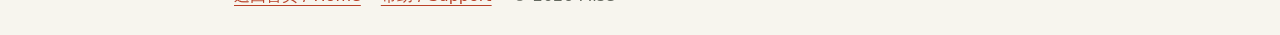
<file: privacy.html>
<!doctype html>
<html lang="zh-CN"><head><meta charset="utf-8"><meta name="viewport" content="width=device-width,initial-scale=1"><meta name="description" content="Mise 食序隐私政策：本机记录、邮箱账号、可选同步、AI 与应用更新。"><title>隐私政策 · Mise 食序</title><link rel="stylesheet" href="legal.css"><link rel="icon" href="assets/mise-mark.svg" type="image/svg+xml"></head>
<body><header><a class="legal-brand" href="./"><img src="assets/mise-symbol.svg" alt="" width="40" height="40">mise / 食序</a><nav aria-label="页面导航"><a href="#english" lang="en">English</a><a href="support.html">帮助与联系</a></nav></header>
<main><p class="eyebrow">PRIVACY, IN PLAIN WORDS</p><h1>隐私政策</h1><p class="muted">更新日期：2026 年 11 月 23 日</p><p class="lede">厨房记录可以保存在本机。支持账号的版本允许你另外开启云同步；使用 AI 时，相关内容会交给服务器和模型服务处理。</p>
<div class="note">Mise 食序由项目维护者提供。隐私、数据访问或删除请求请联系 <a href="mailto:zyfeleven@gmail.com">zyfeleven@gmail.com</a>。请勿在公开 GitHub Issue 中发送邀请码、密码或私人厨房记录。</div>
<h2>我们处理哪些数据</h2><ul><li><strong>设备上的厨房记录：</strong>库存、食材批次、菜谱、购物清单、用餐安排、做饭记录、Agent 任务及操作记录主要保存在本机。登录本身不会上传厨房记录，账号同步需要另外开启。系统备份可能另行保存设备数据，以你的系统设置为准。</li><li><strong>AI 输入：</strong>在你使用相关功能时，文字、选择的图片、菜谱链接，以及完成任务所需的库存、候选菜谱、任务目标、对话和工具结果，会发送到 Mise 的香港服务器。AI 所需内容继续发送给 DeepSeek，用于识别、生成菜谱和推进厨房任务。不会因为打开相册就上传整个照片库。</li><li><strong>服务记录：</strong>服务器保留邀请码验证和管理记录、AI 请求标识、时间、模型、Token 用量、点数变动及技术错误信息。网络服务可能产生包含 IP 地址等连接信息的访问日志。我们用这些记录提供服务、避免重复扣点、排查问题和防止滥用。</li><li><strong>支持信息：</strong>你通过邮件主动提交的联系信息和问题内容，用于回复、排障或处理数据请求。</li></ul>
<h2>邮箱账号与可选云同步</h2>
<p>支持密码登录的更新版本以邮箱和密码登录。验证码用于注册时验证邮箱、为旧账号首次设置密码、找回密码及敏感操作重新验证。iOS 和 Android 0.4.0 原始安装包仍显示验证码登录，可接收各自已发布的兼容密码补丁；联网启动下载后，需在下载完成后完全关闭并重新打开才会生效。发布补丁不代表某台设备已下载或激活，具体以设备账号页及服务状态为准。只有尚未设置密码的账号可继续使用旧验证码入口。设置、重置或修改密码会让该账号所有旧登录失效；只有验证码入口的旧版本需要取得支持密码的更新后，才能再次登录。厨房数据和点数关联不会因此删除。服务器处理邮箱、账号与随机设备会话标识、验证和登录时间、会话有效期及撤销状态。</p>
<p>密码通过 HTTPS 传到账号服务器进行验证，服务器保存带独立随机盐的密码散列（scrypt），不保存明文密码。Mise 不把明文密码写入业务日志、本机持久存储或厨房同步数据。你可以主动使用系统密码管理器；其保存和同步由相应系统服务管理。为了安全重试，服务器会短暂保存操作证明散列及必要的加密登录回执，有效期为 2 分钟，过期后定期清理。登录限流记录包含邮箱和网络地址的加密散列及时间，超过 24 小时的记录会定期清理。</p>
<p>验证码请求记录包含验证码的加密散列、发送结果及用于限流的按日网络地址散列；超过两天的请求记录会定期清理。发信服务商（当前为腾讯 QQ 邮箱）及你的收信服务商会处理收件地址和含验证码的邮件。密码不会包含在验证码邮件中。请勿向他人提供密码或验证码。</p>
<p>访客厨房与账号厨房分开保存。只有你在“账号与同步”中明确开启同步，账号厨房才会上传到 Mise 的香港服务器，供登录同一账号的设备下载。内容包括库存与批次、菜谱及照片、购物清单、菜单、做饭记录、完整助手对话及附图、任务进度和待处理请求、操作与撤销记录、助手记忆、自定义分类和位置。同步处理已加入应用的数据，不会扫描整个相册。主题、语言、系统权限、登录凭据和设备验证证明不属于厨房同步内容。同步采用服务器访问控制，不是端到端加密。</p>
<p>暂停同步会停止后续厨房上传和下载，不会删除已有副本。离线编辑仍保存在本机；两台设备出现不同版本时，由你选择保留的版本，不会自动合并覆盖。恢复用的冲突副本最多保留云端最近 5 份、本机最近 10 份；删除或修改的内容仍可能存在于这些副本和撤销记录中。恢复文件由你主动导出，未经加密，请自行管理分享或保存的副本。</p>
<p>同一账号同一时间只允许一台设备执行助手任务。跨设备继续任务需要联网并开启同步；关闭 App 不会让助手在服务器后台自动执行。登录或同步不会重新赠送点数。已有设备额度或邀请码需主动关联；共用邀请码不会共用账号厨房。</p>
<p>在支持自动同步的版本中，保存的厨房改动先留在手机。开启同步且 App 在前台联网时，改动会自动上传。离线时可继续编辑，重新联网或再次打开 App 后补传。为核对哪些操作已送达，服务器将每项已保存数据的操作编号、设备内顺序、数据类别、新增／修改／删除类型、发生和接收时间与账号及设备关联。操作记录不含具体食材、文字或图片。记录保留在该账号下，删除账号时一并移除。</p>
<h2>可选的账号同步故障报告</h2><p>你可以在「设置 → 账号与同步」开启「自动报告同步故障」。手机会记录故障编号、同步环节、错误码、首次及最近发生时间、重复次数、可用的请求编号、平台、App 构建与更新版本，以及恢复时间。报告不含厨房内容、照片、聊天或凭据。即使厨房上传失败，联网时报告也可单独送达香港服务器，供维护者按账号和设备排查。此项无需启用 AI，也不扣点。</p>
<p>离线时，待发送记录保存在本机。服务器确认收到后，已恢复的记录从待发队列移除。关闭自动报告会清除本机待发记录，暂停同步会暂停传送。服务器按最近接收或更新的时间保留 7 天，每个账号在此期间最多接收 2,000 个不同的故障，重复发生会更新次数。达到上限时，新故障会留在设备上稍后重试。删除账号时，这些账号故障记录随账号删除。</p>
<h2>账号点数与一次性赠送</h2><p>支持个人点数的版本为每个已验证邮箱账号设立专属余额。维护者可以按邮箱查找账号，再按账号编号发放点数。使用同一账号的设备共享个人余额和流水。已有邀请码的共享余额继续供原成员使用。领取或关联一次性免费额度时，服务器保存用服务端密钥对规范化邮箱计算的标记，以识别重复领取。此标记不含邮箱明文，删除账号后仍保留，因此使用同一邮箱重新注册不会重复获赠。</p>
<h2>公开版本的免费 AI 额度</h2><p>提供公开免费额度的版本会在你主动领取时，为本次安装创建随机 AI 身份，并验证应用与设备。iOS 使用 Apple App Attest；Android 使用系统硬件密钥证明，Mise 服务器对照 Google 公开信任根和证书状态校验。证明包含应用签名和设备安全状态等验证信息，不包含厨房内容。服务器保存身份和验证密钥的散列标识，用于关联额度账本、避免重复领取和防止滥用，不保存原始验证证明。验证过程中，iOS 可在系统安全存储、Android 可在应用私有缓存中暂存证明以便网络失败后重试，成功后删除临时证明。访问凭证保存在系统安全存储中。</p><p>领取还会使用网络地址限制短时间内的重复请求。服务器把地址转为按 UTC 日期隔离的加密散列，超过两天阈值后按小时清理；短期请求计数会在内存中过期清理。代理访问日志的保留规则另行适用。身份存在期间，一次性领取和验证散列记录会随安全、用量及点数记录保留。完成验证但未领取的散列映射超过 24 小时后会定期清理；这不是实名账号；未关联邮箱账号的设备额度不提供账号换机恢复。支持账号的版本允许你主动关联已有额度，登录本身不会自动关联或迁移余额。设备验证不能保证重装后的永久唯一识别；不支持验证的设备可能无法领取免费额度。没有领取额度，也可以使用本机手动厨房功能。</p>
<h2>额度账户 ID 与服务器发放</h2><p>支持此功能的版本会显示服务器生成的额度账户 ID，以及通过验证后可用的安装 ID，用于客服定位额度账户和定向发放。它们不包含邀请码，也不能用于登录或调用 AI。安装 ID 对应应用验证密钥，不是永久硬件编号；同一人使用多个安装不等于一个实名账号。服务器可向现有有效额度账户批量赠送额度，并保存发放批次和点数变动以避免重复入账。批次摘要保留发放数量、总额和不可逆摘要，不保存原始邀请码或接收者名单。</p>
<h2>本机备份文件</h2><p>支持备份的版本允许你主动导出厨房记录，并选择是否包含菜谱照片、对话文字摘要和助手记忆。文件在设备上生成，未经加密，不包含邀请码、API 密钥或点数余额；Mise 不会自动把备份上传至后端。保存或分享至云盘、邮件或其他应用后，由你选择的服务处理。请妥善保存并自行管理副本。导入前会展示内容摘要，确认后替换本机记录；恢复的对话仅供查看，助手记忆默认关闭。这是独立的手动备份功能，与另外开启的账号同步不同。</p><h2>可选的助手记忆</h2><p>支持记忆功能的新版 App 默认关闭助手记忆。开启后，助手可查阅相关本机历史，并把少量已确认偏好及相关历史片段用于后续 AI 请求，发送至上述服务器和模型服务。推测的偏好会先供你确认；你也可查看来源、编辑或忘记记忆，或关闭功能以停止后续调用。记忆保存在当前厨房；开启账号同步后，记忆及相关操作记录也会进入云端副本。“忘记”会停用后续使用，支持的撤销和操作记录仍可能保留本机副本；关闭或忘记不能撤回已发送的数据或删除第三方记录。</p>
<h2>主动提交的内测反馈</h2><p>支持该功能的新版 App 可在任务中提交反馈。打开入口或预览不会上传；你确认发送后，我们才接收反馈评价、可选说明、App 版本、任务编号、步骤状态、耗时、点数及有限的诊断记录。自动附带内容不包含对话正文、照片、食材明细、长期记忆或完整邀请码；你主动填写的说明会原样发送，请勿填写密钥等敏感信息。反馈与服务器验证后的 AI 身份（邀请码或公开额度身份）关联，用于排查问题，不用于调用 AI，也不扣 AI 点。反馈保存在香港服务器的私有目录，保留 90 天后定期清理；必要备份可能在轮换时清除。你可通过下方联系方式提出访问或删除请求。</p>
<h2>助手故障记录</h2><p>使用提供此功能的版本时，App 会先请你确认新版 AI 使用说明。确认后，若助手在同步、获取执行权限或调用 AI 时失败，App 会自动向 Mise 的香港服务器发送故障时间、操作类型、失败阶段和错误类别。记录可包含平台、版本、热补丁编号、请求状态、代码位置，以及用来关联同一次操作的编号。它不包含对话正文、照片、菜谱内容、邮箱、邀请码或密码。离线时设备最多暂存 60 条，恢复连接后补发。服务器将任务编号转为摘要，自动诊断收件箱保留最近 7 天、最多 2,000 条记录，定期清理。故障上报不消耗 AI 点数。主动提交的反馈和诊断报告仍可在发送前预览。</p>
<h2>用户主动提交的诊断日志</h2><p>提供诊断入口的版本允许你在设置中预览并主动发送报告，即使没有有效的 AI 连接也可使用。我们仅接收 App 版本和构建号、平台、连接类型，以及最近 7 天内最多 60 条错误的时间、操作类别、HTTP 状态、发生阶段、固定错误分类、数字堆栈位置及已发出请求的编号（如有）。这些诊断保存在本机，重启 App 后仍可预览。报告不包含邀请码、密钥、原始错误正文、对话、照片或厨房记录，不关联 AI 身份，也不会调用 AI 或扣点。打开入口不会上传，只有确认发送才会提交到香港服务器的私有目录；成功后显示随机报告编号。活动服务器上的报告保留 30 天后定期清理；独立备份可能在轮换时清除。网络地址只用于短期内存限流，不写入诊断报告；独立网络访问日志另行适用。可通过报告编号联系维护者排查或提出删除请求。</p>
<h2>第三方服务与处理地点</h2><p>Mise 后端托管于阿里云香港服务器。AI 服务商为 DeepSeek，其隐私政策说明数据在中国大陆处理和存储；相关处理可能发生在你所在地区之外。DeepSeek 的数据使用和保留规则请参阅其<a href="https://cdn.deepseek.com/policies/zh-CN/deepseek-privacy-policy.html">隐私政策</a>。我们不承诺第三方零保留或不用于训练。</p><p>语音输入通过操作系统的语音识别能力实现，需要麦克风及语音权限；是否在设备上完成取决于版本、平台和系统支持，系统服务可能处理音频。Mise 后端接收的是你提交的识别文字。项目网站可通过 GitHub Pages 或 ChatGPT Sites 访问。香港服务器已停止托管网站和 APK 下载。相应托管服务会处理连接信息；访问 GitHub Pages 时，GitHub 会按其<a href="https://docs.github.com/en/site-policy/privacy-policies/github-general-privacy-statement">隐私声明</a>处理连接信息。</p>
<h2>应用更新服务</h2><p>包含热更新能力的安装包会在启动或检查更新时连接 Expo，获取兼容的修复。0.4.1 可以向 Expo 的资源服务器查询文件大小。下载字节数与速度在设备上计算。请求包含随机安装标识、系统平台、兼容版本、更新渠道和编号，以及 IP 地址等连接信息；启动恢复还可能发送失败更新编号和启动错误文字。这与主动提交的诊断报告不同。我们不把邮箱、账号凭据或厨房记录加入更新请求。处理和保留规则见 <a href="https://expo.dev/privacy">Expo 隐私政策</a>及<a href="https://docs.expo.dev/eas-update/store-privacy-declarations/">更新服务数据说明</a>，相关处理可能发生在你所在地区之外。</p>
<h2>你的选择</h2><p>提供授权界面的新版 App 会在首次发送 AI 内容前说明数据去向并征求同意。你可以拒绝，继续手动管理厨房；也可在“设置 → 隐私与支持”撤回同意，停止后续 AI 请求。撤回不会撤销已经发生的传输或删除已有服务记录。如果旧版没有该入口，请更新到支持该功能的版本，或停止使用 AI 功能。</p><p>相机、照片和麦克风权限可在系统设置中调整。没有使用相关功能时，不需要授予这些权限。Mise 不在当前 App 中集成广告追踪 SDK，也不出售你的个人数据。</p>
<h2>退出、暂停同步与删除账号</h2>
<p>退出登录会清除本机登录状态并尝试撤销该设备的服务器会话，返回独立的访客厨房；不会删除云端厨房或本机账号数据库。离线退出时，远程撤销会在恢复连接后重试；可在设备管理中检查其他会话。暂停同步也不会删除数据。</p>
<p>删除邮箱账号需近期完成邮箱验证，并等待进行中的任务结束。服务器确认后，会删除账号、密码散列、邮箱关联、登录会话、账号厨房及云端冲突副本；本机随后清除该账号数据库和相关设置缓存，访客厨房保留。网络失败或本机清理未完成时，App 会显示可重试状态，请以最终确认结果为准。其他设备已下载的副本、系统备份、临时图片缓存和自行导出的文件不会被远程抹除，需分别管理。</p>
<p>删除账号会解除额度关联并撤销关联的个人公开额度，不会删除共用邀请码或其他使用者的额度。原有点数账本、AI 请求和用量、安全记录，以及另行提交的反馈或诊断，仍按各自规则保留；删除账号不等于删除全部 AI 服务记录，也不会恢复一次性赠送资格。服务器会保留 24 小时、不含邮箱或厨房内容的删除操作证明，供请求重试核对。如需进一步删除可关联的服务记录，请联系维护者。</p>
<h2>保留与删除</h2><p>支持公开额度的版本可在设置中选择“删除 AI 身份和服务记录”，确认后删除该身份在活动服务器中的验证标识、点数账本、请求及结果缓存、模型用量和主动反馈。正在处理的 AI 请求需先结束；网络或清理失败时可重试。仅保留无法关联原身份的发放数量、额度、UTC 日期统计及发放批次汇总摘要，删除不会恢复平台发放名额。本机凭据会替换为不含身份的已删除标记，当前安装不会自动重新领取，剩余额度无法恢复。厨房记录不会随之删除，可在本机另行管理。此操作不等于立即清除独立的系统备份、服务器备份、网络日志、客服邮件或第三方服务记录；相关请求可通过下方邮箱联系。</p><p>本机记录保留至你在 App 中删除、清除 App 数据或卸载；系统备份需通过相应系统管理。服务端 AI 结果通常缓存约 24 小时，用于安全重试；缓存清理不等于清除用量和点数账本。邀请码、审计、用量及支持记录会按提供服务、排障、安全和适用法律所需保留，必要的备份可能在轮换时清除。</p><p>如需访问、更正或删除我们持有的数据，请邮件联系维护者，描述请求；我们可能通过私密渠道核实请求与记录的关联。不要发送完整邀请码或密钥作为第一封邮件。我们会告知可处理的范围、保留原因及进展。Mise 无法直接删除 DeepSeek、Apple、GitHub 等第三方独立保留的数据，可另行联系对应服务商。</p>
<h2>更新与适用范围</h2><p>本政策描述厨房 App、支持版本中的邮箱账号和可选同步、AI 与更新服务，以及项目网站。具体功能以安装版本和服务开放状态为准；当前不包含付费内购。Mise 不面向儿童设计。政策有实质变化时会更新本页，并在需要时重新征求同意。</p>
<section id="english" lang="en" class="language"><p class="eyebrow">ENGLISH</p><h2>Privacy policy</h2><p class="muted">Updated November 23, 2026</p><p>Mise is provided by the project maintainer. Contact <a href="mailto:zyfeleven@gmail.com">zyfeleven@gmail.com</a> for privacy, access, correction or deletion requests. Do not post invite codes or private records in public GitHub issues.</p>
<h3>What we process</h3><p>Inventory, recipes, shopping, meal plans, cooking records and Agent task/action history are primarily stored on your device. Signing in alone does not upload kitchen records; account synchronization is a separate choice in supported versions. Operating-system backups may separately retain device data according to your settings.</p><p>When you use AI, your text, selected images, recipe links and relevant kitchen context, task goals, conversation and tool results are sent to Mise’s Hong Kong server. Content needed for AI is forwarded to DeepSeek for recognition, recipe generation and task decisions. Selecting a photo does not upload your entire photo library.</p><p>The server retains invite verification/management records, request identifiers, times, models, token usage, credit entries and technical errors for service operation, safe retries, troubleshooting and abuse prevention. Network access logs may contain connection information such as IP addresses. Information you email us is used to answer your request.</p>
<h3>Free AI allowance in public-access versions</h3><p>In versions offering public free access, an explicit claim creates a random installation identity and verifies the app and device. iOS uses Apple App Attest. Android uses a system hardware-key proof, checked by Mise against Google public trust anchors and certificate status. Proofs contain verification information such as app signing identity and device security state, but no kitchen content. The server retains hashes of the identity and attestation key to associate the credit ledger, prevent duplicate grants and address abuse. It does not retain raw attestation proofs. iOS may temporarily cache a proof in system secure storage; Android may use its app-private cache. The temporary proof is removed after successful verification. Access credentials remain in system secure storage.</p><p>Claims also use network addresses for short-term abuse limits. The server converts an address to a keyed hash scoped to a UTC day, removes hashes older than a two-day threshold during hourly cleanup, and expires temporary in-memory request counters. Reverse-proxy access logs are subject to their separate retention rules. While the identity exists, one-time grant and attestation hashes remain with security, usage and credit records. Verified mappings that never complete a claim are removed during regular cleanup after 24 hours. This is not a named account. Unlinked device credits do not provide account-based balance recovery; supported versions let you explicitly link existing credits to an email account. Login alone does not link or transfer balances. Device verification does not guarantee permanent uniqueness after reinstall. Devices that cannot pass verification may not be able to claim free access. Manual on-device kitchen tools remain available without claiming.</p>
<h3>Email accounts and optional cloud synchronization</h3>
<p>Updates with password support use an email address and password to sign in. Email codes verify registration, set the first password on a legacy account, reset a forgotten password and reverify sensitive actions. The original iOS and Android 0.4.0 binaries still show code-only login and can receive their respective published compatible password updates. Downloads start after an online launch and take effect after download on a later full close and reopen. Publication does not confirm a particular device has downloaded or activated an update; check its account page and service availability. The legacy code-only entry remains available only for accounts without a password. Setting, resetting or changing a password revokes all previous sign-ins. A code-only version then needs a password-supporting update before it can sign in again. Kitchen data and credit links are preserved. The server processes your email, account and random device-session identifiers, verification/sign-in times, session expiry and revocation state.</p>
<p>Passwords travel over HTTPS to the account server for verification. The server stores a separately salted password hash using scrypt, not the plaintext password. Mise does not write plaintext passwords to business logs, persistent app storage or kitchen sync data. If you choose to use your system password manager, that service manages its own storage and synchronization. Safe retries temporarily retain an operation-proof hash and, where needed, an encrypted sign-in receipt, valid for two minutes and periodically removed after expiry. Login rate-limit records contain keyed email and network-address hashes and times; records older than 24 hours are periodically removed.</p>
<p>Code-request records include a keyed code hash, delivery result and daily keyed network-address hash for rate limits; records older than two days are periodically removed. Our sending provider, currently Tencent QQ Mail, and your receiving provider process the recipient address and email containing the code. Passwords are not included in code emails. Never share a password or verification code.</p>
<p>Guest and account kitchens are stored separately. Only enabling synchronization under Account &amp; sync uploads the account kitchen to Mise's Hong Kong server for devices signed into that account. It includes inventory and lots, recipes and photos, shopping lists, meal plans, cooking records, complete Agent conversations and attachments, task progress and pending requests, action/undo records, memory, and custom categories/locations. It covers data added to the app, not your entire photo library. Theme, language, OS permissions, login credentials and device-attestation proofs are excluded. Synchronization uses server access controls; it is not end-to-end encrypted.</p>
<p>Pausing sync stops later kitchen uploads and downloads without deleting existing copies. Offline edits stay local. You choose between conflicting device versions; they are not silently merged or overwritten. Recovery retains up to five recent cloud conflict copies and ten local copies. Deleted or edited content may remain in these copies and undo history. Recovery exports are unencrypted files that you explicitly create; manage shared and saved copies yourself.</p>
<p>Only one device at a time can execute Agent tasks for an account. Cross-device continuation needs connectivity and enabled sync; closing the app does not start server-side background execution. Login and sync do not grant free credits again. Linking existing device credits or invitations is explicit; sharing an invitation does not share account kitchens.</p>
<p>In versions with automatic sync, saved kitchen edits are written to your device first. With sync enabled, the app uploads them while it is open and connected. You can keep editing offline. Uploads resume when the connection returns or you reopen the app. To confirm delivery, the server records the operation ID, sequence on the device, category of data, type of change (add, edit or delete), and the times it occurred and was received, linked to your account and device. These records exclude ingredient names, text and images. They stay with your account until you delete it.</p>
<h3>Optional account sync diagnostics</h3><p>In Settings → Account and sync, you can turn on “Automatically report sync problems.” Your device records the incident ID, stage, error code, first and last occurrence, occurrence count, available request IDs, platform, app build, update version and recovery time. Reports exclude kitchen content, photos, chats and credentials. When connected, the device can send a report to the Hong Kong server even if the kitchen upload failed. Support can look up incidents by account and device. This feature works independently of AI and uses no credits.</p>
<p>While offline, your device keeps reports awaiting delivery. After the server acknowledges a recovered incident, the device removes it from the queue. Turning reporting off clears the local queue. Pausing sync pauses transmission. The server keeps each incident for seven days after it is last received or updated. It accepts up to 2,000 distinct incidents per account in that period and updates the count for repeat occurrences. If the limit is reached, the device keeps new incidents for a later retry. Account deletion also removes these account diagnostics.</p>
<h3>Personal credits and the one-time allowance</h3><p>Versions with personal credits give each verified email account its own balance. A maintainer can look up an account by email and grant credits to its account ID. Devices signed in to the same account share its personal balance and credit history. Existing members can continue using a shared invitation balance. When a one-time allowance is claimed or linked, the server uses a secret key to derive an eligibility marker from the normalized email address. The marker contains no plaintext email and survives account deletion to prevent a second award after registration with the same address.</p>
<h3>Local backup files</h3><p>Supported versions let you explicitly export kitchen records, optionally including recipe photos, conversation text summaries and Agent memory. Files are generated on-device and are unencrypted. They exclude invite codes, API keys and credit balances; Mise does not automatically upload backups to its backend. If you save or share a file through cloud storage, email or another app, that service handles it. Keep files private and manage copies yourself. Import previews the contents and replaces local records only after confirmation. Restored conversations are read-only and memory is off by default. This manual file-transfer feature is separate from account sync, which must be enabled independently.</p><h3>Optional Agent memory</h3><p>Memory is off by default in versions that support it. When enabled, the Agent can look up relevant local history and send a bounded set of confirmed preferences and relevant history excerpts with later AI requests to the server and model provider described above. Inferred preferences are presented for confirmation. Review sources, edit or forget preferences, or turn memory off to stop future use. Memory is stored in the current kitchen; enabled account sync also includes memory and related history in the cloud copy. Forgetting disables future use; supported undo and action records may retain local copies. Turning memory off or forgetting cannot recall data already sent or erase third-party records.</p>
<h3>Credit account IDs and server grants</h3><p>Supported versions show a server-derived credit account ID and, when verified, an installation ID for support and targeted grants. These IDs contain no invitation code and cannot authenticate or invoke AI. An installation ID refers to an app verification key, not a permanent hardware identifier; multiple installations do not represent one verified person. The server can grant credits to existing active wallets in batches and retain batch summaries and ledger entries to prevent duplicate grants. Batch summaries contain counts, totals and one-way digests, not raw invitation codes or recipient lists.</p>
<h3>Voluntary beta feedback</h3><p>Supported App versions let you report a task experience. Opening or previewing the report uploads nothing. Only after confirmation do we receive your rating, optional note, App version, task ID, step status, timing, credits and limited diagnostic events. Automatically attached data excludes conversation text, photos, ingredient details, long-term memory and full invite codes. Your optional note is sent as written; do not include keys or other secrets. Reports are associated with the server-verified AI identity (invite or public allowance identity) for troubleshooting. They do not call AI or consume AI credits. Reports are stored privately on the Hong Kong server and removed by regular cleanup after 90 days; necessary backup copies may clear on rotation. Contact us below for access or deletion requests.</p>
<h3>Assistant failure records</h3><p>Versions with this feature ask you to review the updated AI disclosure. After you agree, the App automatically sends technical information to the Mise service in Hong Kong if an assistant operation fails during sync, execution authorization, or an AI request. It may include the time, operation, stage, error category, platform, app and update versions, request status, code location, and identifiers linking events from the same operation. It excludes conversation text, photos, recipe content, email addresses, invitation codes, and passwords. A device can queue up to 60 reports while offline and send them when connectivity returns. The server hashes task identifiers. The automatic diagnostics inbox retains up to 2,000 reports for up to seven days with scheduled cleanup. Reporting uses no AI credits. You can still preview feedback and manual diagnostic reports before sending them.</p>
<h3>User-submitted diagnostic logs</h3><p>Versions with diagnostics let you preview and explicitly send a report from Settings, including when AI access is disconnected. Reports contain app version/build, platform, connection type, and timestamps, operation categories, HTTP statuses, failure stages, fixed error categories, numeric bundle locations and request references when available for up to 60 errors from the last seven days. These local diagnostics survive app restarts and can be previewed before sending. They exclude invite codes, credentials, raw error messages, conversations, photos and kitchen records, are not linked to an AI identity, and do not invoke AI or consume credits. Opening the preview does not upload anything. After confirmation, the report is stored privately on the Hong Kong server and a random reference number is returned. Active-server reports are removed after 30 days by scheduled cleanup; independent backups may clear on rotation. Network addresses are used only for short-lived in-memory rate limits and are not written into reports; separate access logs may apply. Contact the maintainer with the reference number for troubleshooting or deletion requests.</p><h3>Providers and locations</h3><p>The backend is hosted on Alibaba Cloud in Hong Kong. DeepSeek’s privacy policy describes processing and storage in mainland China, potentially outside your region. Read <a href="https://cdn.deepseek.com/policies/en-US/deepseek-privacy-policy.html">DeepSeek’s privacy policy</a> for its data use and retention. We do not promise zero retention or exclusion from model training by third parties.</p><p>Voice input uses the operating system’s speech recognition, with microphone/speech permission. On-device availability depends on the build, platform and system; system services may process audio. Mise’s backend receives the recognized text you submit. The website is available through GitHub Pages and ChatGPT Sites. The Hong Kong server no longer hosts the website or APK downloads. The hosting service processes connection information; on GitHub Pages, GitHub does so under its <a href="https://docs.github.com/en/site-policy/privacy-policies/github-general-privacy-statement">privacy statement</a>.</p>
<h3>Application updates</h3><p>Builds with over-the-air updates contact Expo at startup or when checking for compatible fixes. Version 0.4.1 can request file sizes from Expo’s asset service. Download byte counts and speed are calculated on your device. Requests include a random installation identifier, platform, runtime, channel, update IDs and connection information such as IP addresses. Launch recovery may send failed update IDs and launch-error text. This differs from diagnostic reports you explicitly submit. We do not add email, account credentials or kitchen records to update requests. See <a href="https://expo.dev/privacy">Expo's privacy policy</a> and <a href="https://docs.expo.dev/eas-update/store-privacy-declarations/">update-data description</a> for processing and retention, potentially outside your region.</p>
<h3>Your choices</h3><p>New versions with the AI permission screen disclose data sharing before the first AI content request. Decline to keep using manual kitchen tools. Withdraw permission in Settings → Privacy &amp; support to stop future AI requests. Withdrawal does not undo previous transfers or erase service records. If an older version lacks this control, update to a supported version or stop using AI. Manage camera, photo and microphone permissions in system settings. The current app has no advertising-tracking SDK, and we do not sell personal data.</p>
<h3>Logout, pausing sync and deleting an account</h3>
<p>Logout clears this device's login and attempts to revoke its server session, returning to the separate guest kitchen. It does not delete the cloud kitchen or local account database. Offline logout queues remote revocation for a later connection; device management lets you review other sessions. Pausing sync also does not delete data.</p>
<p>Account deletion requires recent email verification and completion of active tasks. Once confirmed, the server removes the account, password hash, email association, sessions, account kitchen and cloud conflict copies. The app then clears that account's local database and related settings cache while preserving guest data. Network or local-cleanup failures display a retryable state; rely on final confirmation. Other devices' downloaded copies, OS backups, temporary image caches and exported files are not remotely erased and must be managed separately.</p>
<p>Deletion removes credit-account links and revokes linked personal public access, while preserving shared invitations and other users' access. Existing credit ledgers, AI requests/usage, security records and separately submitted feedback or diagnostics remain under their respective retention rules. It does not erase every AI service record or reset a one-time grant. A deletion-operation proof containing no email or kitchen content is retained for 24 hours to confirm retries. Contact the maintainer to request further removal of related service records.</p>
<h3>Retention and requests</h3><p>Public-access versions provide “Delete AI identity and service records” in Settings. After confirmation, this removes the identity’s verification identifiers, credit ledger, request/result cache, model-usage records and voluntary feedback from active server storage. Active AI requests must finish first; network or cleanup failures can be retried. Only allocation counts, grant amounts, UTC days and aggregate campaign digests unlinked from the former identity remain, so deletion does not replenish the public allocation. The device credential is replaced by a non-identifying deleted flag; this installation does not automatically claim again and unused credits cannot be recovered. Local kitchen records remain and can be managed separately. This action does not immediately erase independent system or server backups, network logs, support emails or third-party records; contact us below about those requests.</p><p>Local records remain until you delete them, clear app data or uninstall; manage system backups separately. AI results are normally cached for about 24 hours for retries. Clearing this cache does not erase usage or credit ledgers. Invite, audit, usage and support records are retained as needed for service operation, security, troubleshooting and applicable legal obligations; necessary backups may clear on rotation.</p><p>Email us to request access, correction or deletion. We may privately verify your connection to the records and explain what can be removed, any required retention and progress. Do not include full invite codes or keys in your initial email. For data independently held by DeepSeek, Apple, GitHub or other providers, contact them separately.</p><h3>Scope and changes</h3><p>This policy covers the kitchen app, email accounts and optional sync in supported versions, AI and update services, and the website. Availability depends on the installed version and service status. Paid purchases are not currently offered. Mise is not designed for children. Material changes will appear here and we will seek renewed consent when needed.</p></section>
</main><footer><a href="./">返回首页 / Home</a><a href="support.html">帮助 / Support</a><span>© 2026 Mise</span></footer></body></html>
</file>
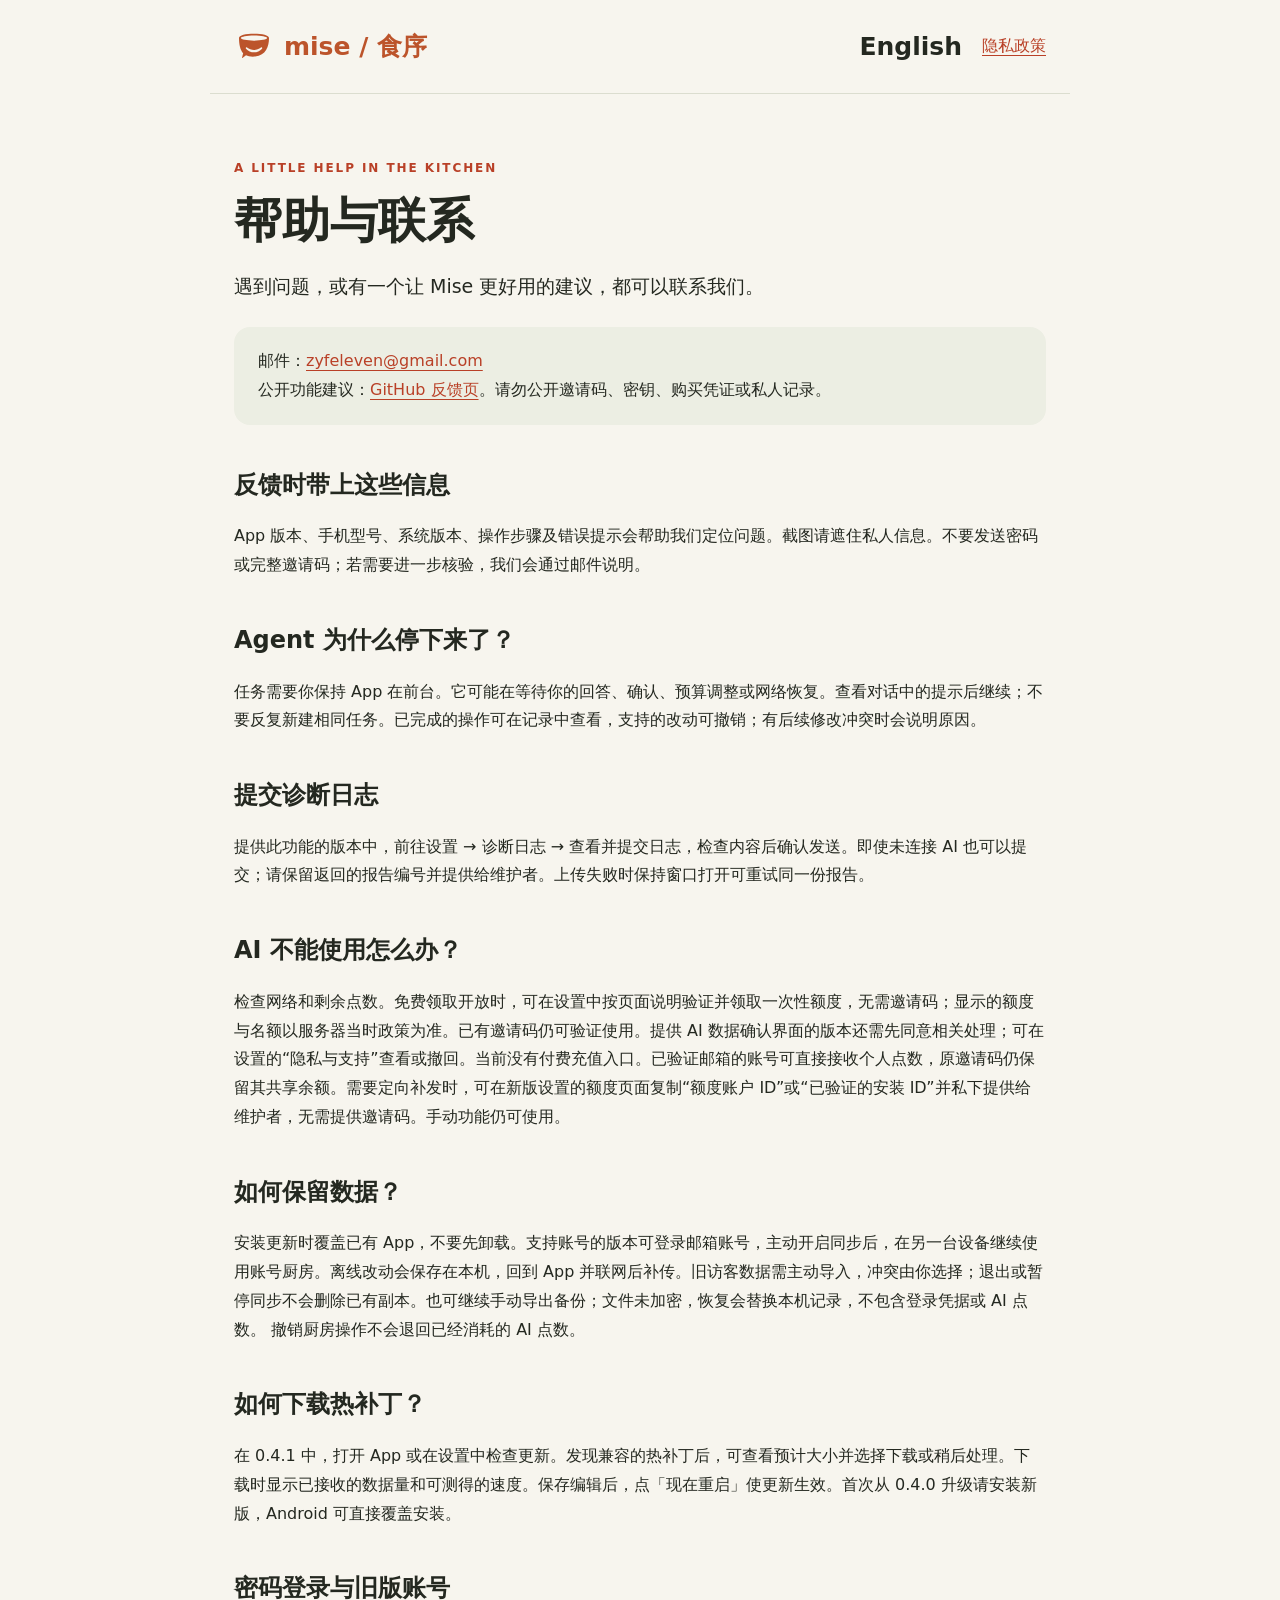
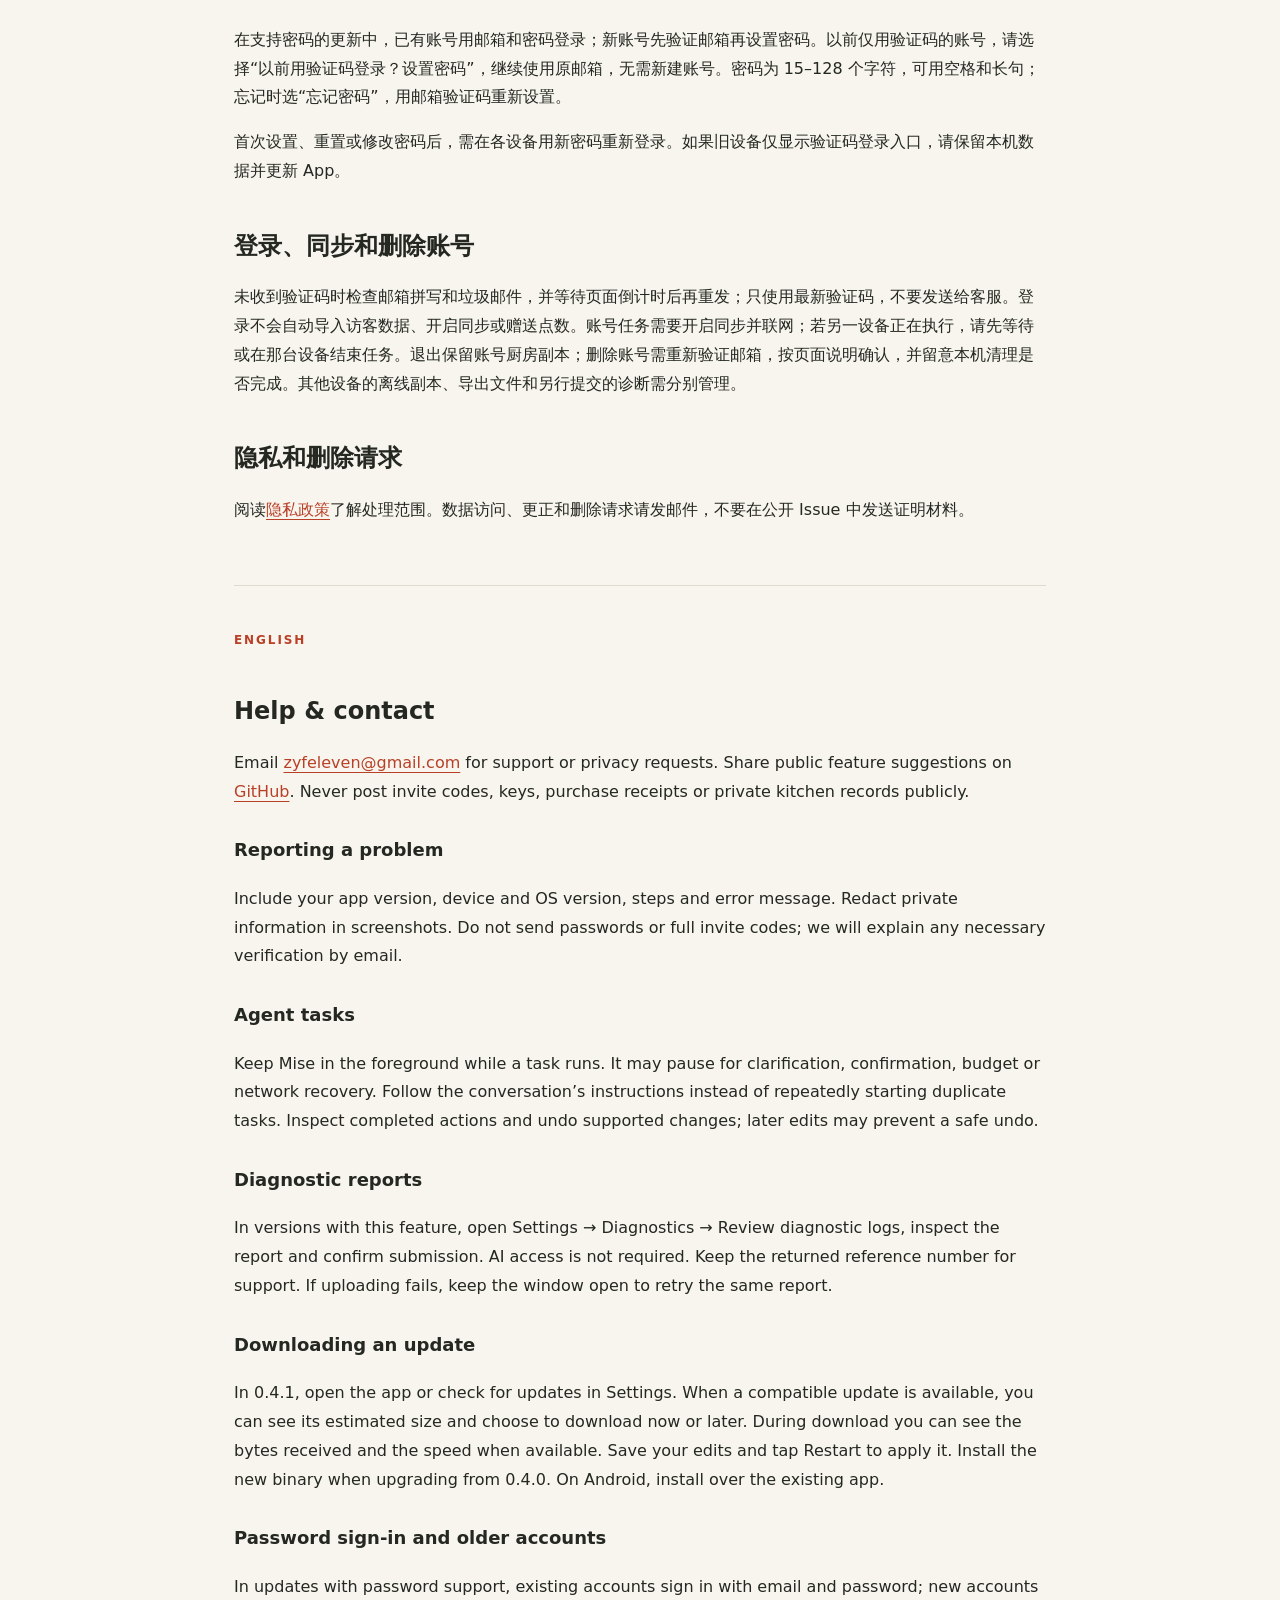
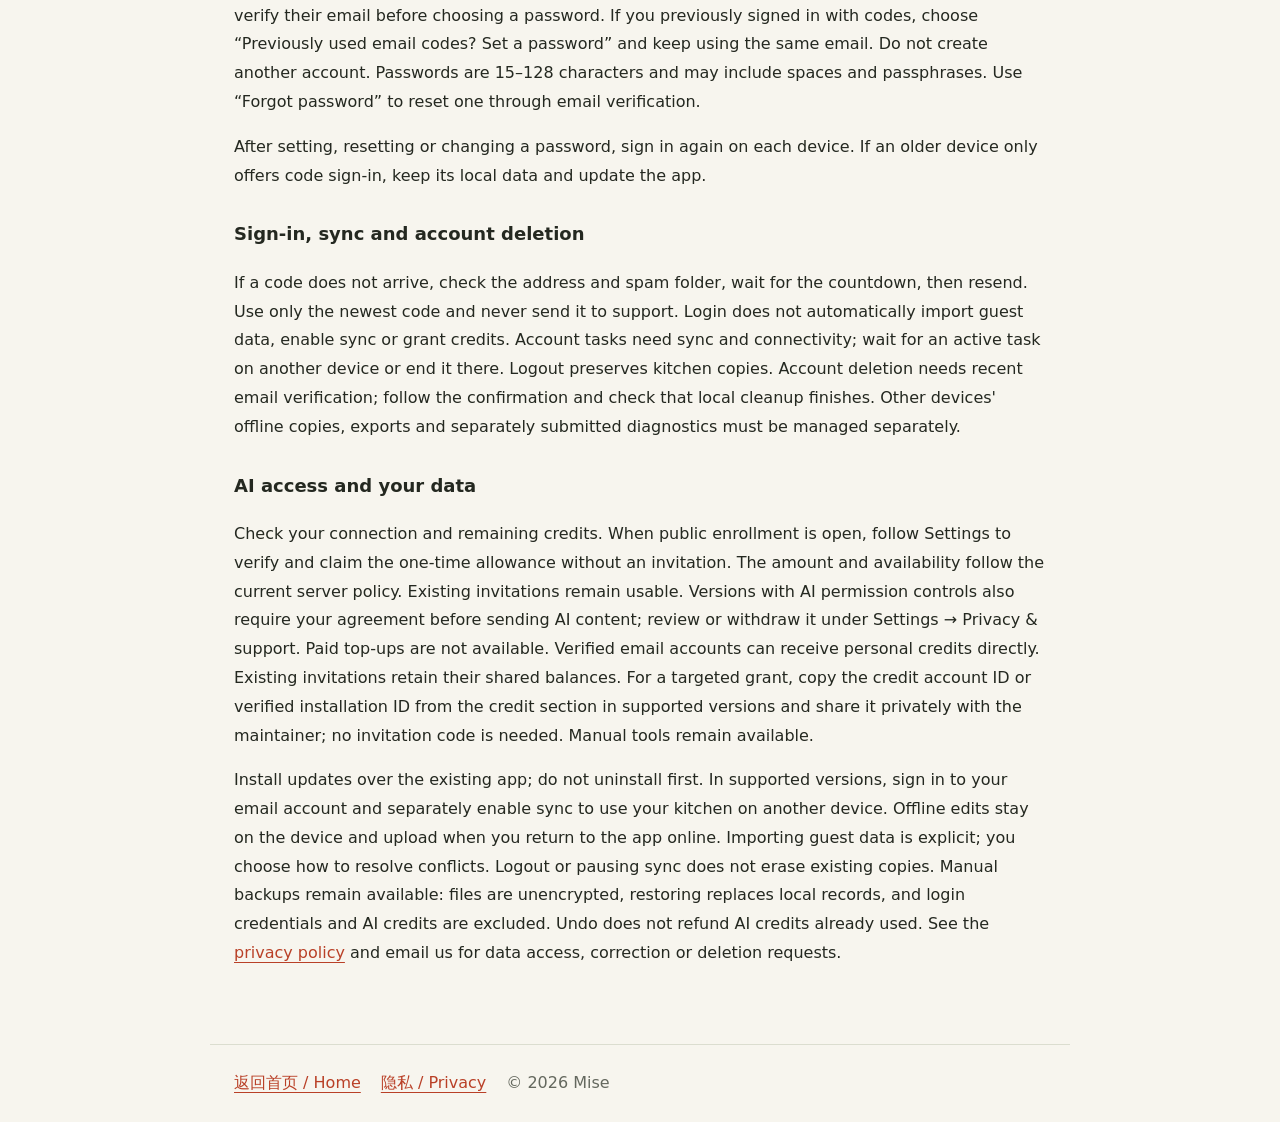
<file: support.html>
<!doctype html><html lang="zh-CN"><head><meta charset="utf-8"><meta name="viewport" content="width=device-width,initial-scale=1"><title>帮助与联系 · Mise 食序</title><meta name="description" content="Mise 食序使用帮助、反馈和隐私联系方式。"><link rel="stylesheet" href="legal.css"><link rel="icon" href="assets/mise-mark.svg" type="image/svg+xml"></head><body>
<header><a class="legal-brand" href="./"><img src="assets/mise-symbol.svg" alt="" width="40" height="40">mise / 食序</a><nav aria-label="页面导航"><a href="#english" lang="en">English</a><a href="privacy.html">隐私政策</a></nav></header><main><p class="eyebrow">A LITTLE HELP IN THE KITCHEN</p><h1>帮助与联系</h1><p class="lede">遇到问题，或有一个让 Mise 更好用的建议，都可以联系我们。</p><div class="note">邮件：<a href="mailto:zyfeleven@gmail.com">zyfeleven@gmail.com</a><br>公开功能建议：<a href="https://github.com/zyfeleven/smartKitchen-website/issues">GitHub 反馈页</a>。请勿公开邀请码、密钥、购买凭证或私人记录。</div>
<h2>反馈时带上这些信息</h2><p>App 版本、手机型号、系统版本、操作步骤及错误提示会帮助我们定位问题。截图请遮住私人信息。不要发送密码或完整邀请码；若需要进一步核验，我们会通过邮件说明。</p>
<h2>Agent 为什么停下来了？</h2><p>任务需要你保持 App 在前台。它可能在等待你的回答、确认、预算调整或网络恢复。查看对话中的提示后继续；不要反复新建相同任务。已完成的操作可在记录中查看，支持的改动可撤销；有后续修改冲突时会说明原因。</p>
<h2>提交诊断日志</h2><p>提供此功能的版本中，前往设置 → 诊断日志 → 查看并提交日志，检查内容后确认发送。即使未连接 AI 也可以提交；请保留返回的报告编号并提供给维护者。上传失败时保持窗口打开可重试同一份报告。</p><h2>AI 不能使用怎么办？</h2><p>检查网络和剩余点数。免费领取开放时，可在设置中按页面说明验证并领取一次性额度，无需邀请码；显示的额度与名额以服务器当时政策为准。已有邀请码仍可验证使用。提供 AI 数据确认界面的版本还需先同意相关处理；可在设置的“隐私与支持”查看或撤回。当前没有付费充值入口。已验证邮箱的账号可直接接收个人点数，原邀请码仍保留其共享余额。需要定向补发时，可在新版设置的额度页面复制“额度账户 ID”或“已验证的安装 ID”并私下提供给维护者，无需提供邀请码。手动功能仍可使用。</p>
<h2>如何保留数据？</h2><p>安装更新时覆盖已有 App，不要先卸载。支持账号的版本可登录邮箱账号，主动开启同步后，在另一台设备继续使用账号厨房。离线改动会保存在本机，回到 App 并联网后补传。旧访客数据需主动导入，冲突由你选择；退出或暂停同步不会删除已有副本。也可继续手动导出备份；文件未加密，恢复会替换本机记录，不包含登录凭据或 AI 点数。 撤销厨房操作不会退回已经消耗的 AI 点数。</p>
<h2>如何下载热补丁？</h2><p>在 0.4.1 中，打开 App 或在设置中检查更新。发现兼容的热补丁后，可查看预计大小并选择下载或稍后处理。下载时显示已接收的数据量和可测得的速度。保存编辑后，点「现在重启」使更新生效。首次从 0.4.0 升级请安装新版，Android 可直接覆盖安装。</p><h2>密码登录与旧版账号</h2><p>在支持密码的更新中，已有账号用邮箱和密码登录；新账号先验证邮箱再设置密码。以前仅用验证码的账号，请选择“以前用验证码登录？设置密码”，继续使用原邮箱，无需新建账号。密码为 15–128 个字符，可用空格和长句；忘记时选“忘记密码”，用邮箱验证码重新设置。</p><p>首次设置、重置或修改密码后，需在各设备用新密码重新登录。如果旧设备仅显示验证码登录入口，请保留本机数据并更新 App。</p><h2>登录、同步和删除账号</h2><p>未收到验证码时检查邮箱拼写和垃圾邮件，并等待页面倒计时后再重发；只使用最新验证码，不要发送给客服。登录不会自动导入访客数据、开启同步或赠送点数。账号任务需要开启同步并联网；若另一设备正在执行，请先等待或在那台设备结束任务。退出保留账号厨房副本；删除账号需重新验证邮箱，按页面说明确认，并留意本机清理是否完成。其他设备的离线副本、导出文件和另行提交的诊断需分别管理。</p><h2>隐私和删除请求</h2><p>阅读<a href="privacy.html">隐私政策</a>了解处理范围。数据访问、更正和删除请求请发邮件，不要在公开 Issue 中发送证明材料。</p>
<section id="english" lang="en" class="language"><p class="eyebrow">ENGLISH</p><h2>Help &amp; contact</h2><p>Email <a href="mailto:zyfeleven@gmail.com">zyfeleven@gmail.com</a> for support or privacy requests. Share public feature suggestions on <a href="https://github.com/zyfeleven/smartKitchen-website/issues">GitHub</a>. Never post invite codes, keys, purchase receipts or private kitchen records publicly.</p><h3>Reporting a problem</h3><p>Include your app version, device and OS version, steps and error message. Redact private information in screenshots. Do not send passwords or full invite codes; we will explain any necessary verification by email.</p><h3>Agent tasks</h3><p>Keep Mise in the foreground while a task runs. It may pause for clarification, confirmation, budget or network recovery. Follow the conversation’s instructions instead of repeatedly starting duplicate tasks. Inspect completed actions and undo supported changes; later edits may prevent a safe undo.</p><h3>Diagnostic reports</h3><p>In versions with this feature, open Settings → Diagnostics → Review diagnostic logs, inspect the report and confirm submission. AI access is not required. Keep the returned reference number for support. If uploading fails, keep the window open to retry the same report.</p><h3>Downloading an update</h3><p>In 0.4.1, open the app or check for updates in Settings. When a compatible update is available, you can see its estimated size and choose to download now or later. During download you can see the bytes received and the speed when available. Save your edits and tap Restart to apply it. Install the new binary when upgrading from 0.4.0. On Android, install over the existing app.</p><h3>Password sign-in and older accounts</h3><p>In updates with password support, existing accounts sign in with email and password; new accounts verify their email before choosing a password. If you previously signed in with codes, choose “Previously used email codes? Set a password” and keep using the same email. Do not create another account. Passwords are 15–128 characters and may include spaces and passphrases. Use “Forgot password” to reset one through email verification.</p><p>After setting, resetting or changing a password, sign in again on each device. If an older device only offers code sign-in, keep its local data and update the app.</p><h3>Sign-in, sync and account deletion</h3><p>If a code does not arrive, check the address and spam folder, wait for the countdown, then resend. Use only the newest code and never send it to support. Login does not automatically import guest data, enable sync or grant credits. Account tasks need sync and connectivity; wait for an active task on another device or end it there. Logout preserves kitchen copies. Account deletion needs recent email verification; follow the confirmation and check that local cleanup finishes. Other devices' offline copies, exports and separately submitted diagnostics must be managed separately.</p><h3>AI access and your data</h3><p>Check your connection and remaining credits. When public enrollment is open, follow Settings to verify and claim the one-time allowance without an invitation. The amount and availability follow the current server policy. Existing invitations remain usable. Versions with AI permission controls also require your agreement before sending AI content; review or withdraw it under Settings → Privacy &amp; support. Paid top-ups are not available. Verified email accounts can receive personal credits directly. Existing invitations retain their shared balances. For a targeted grant, copy the credit account ID or verified installation ID from the credit section in supported versions and share it privately with the maintainer; no invitation code is needed. Manual tools remain available.</p><p>Install updates over the existing app; do not uninstall first. In supported versions, sign in to your email account and separately enable sync to use your kitchen on another device. Offline edits stay on the device and upload when you return to the app online. Importing guest data is explicit; you choose how to resolve conflicts. Logout or pausing sync does not erase existing copies. Manual backups remain available: files are unencrypted, restoring replaces local records, and login credentials and AI credits are excluded. Undo does not refund AI credits already used. See the <a href="privacy.html#english">privacy policy</a> and email us for data access, correction or deletion requests.</p></section></main><footer><a href="./">返回首页 / Home</a><a href="privacy.html">隐私 / Privacy</a><span>© 2026 Mise</span></footer></body></html>
</file>
<file: styles.css>
:root {
  --paper: #f7f5ef;
  --ink: #252821;
  --muted: #64675e;
  --red: #b94028;
  --line: #dcded2;
  --sage: #e7eadf;
  --max: 1240px;
}
* {
  box-sizing: border-box;
}
html {
  scroll-behavior: smooth;
  scroll-padding-top: 40px;
}
body {
  margin: 0;
  background: var(--paper);
  color: var(--ink);
  font-family:
    Inter, "Helvetica Neue", Arial, "PingFang SC", "Microsoft YaHei", sans-serif;
  font-size: 16px;
  line-height: 1.65;
  -webkit-font-smoothing: antialiased;
}
a {
  color: inherit;
  text-decoration: none;
}
button {
  font: inherit;
  cursor: pointer;
}
button,
a {
  -webkit-tap-highlight-color: transparent;
}
button:disabled {
  cursor: default;
}
button:focus-visible,
a:focus-visible,
summary:focus-visible {
  outline: 3px solid var(--red);
  outline-offset: 5px;
}
button,
input {
  color: inherit;
}
img,
svg {
  max-width: 100%;
}
p,
h1,
h2,
h3 {
  margin-top: 0;
}
h1,
h2,
h3 {
  line-height: 1.25;
}
h2 {
  font-size: clamp(32px, 3.3vw, 46px);
  font-weight: 600;
  letter-spacing: -1.6px;
}
h3 {
  font-size: 23px;
  font-weight: 600;
  letter-spacing: -0.5px;
}
[hidden] {
  display: none !important;
}
.svg-library {
  position: absolute;
  width: 0;
  height: 0;
  overflow: hidden;
}
.icon {
  width: 23px;
  height: 23px;
  fill: none;
  stroke: currentColor;
  stroke-width: 1.6;
  stroke-linecap: round;
  stroke-linejoin: round;
  flex-shrink: 0;
}
.section-shell {
  width: min(var(--max), calc(100% - 100px));
  margin-inline: auto;
}
.section-space {
  padding-block: 108px;
}
.eyebrow {
  font-size: 11px;
  letter-spacing: 1.6px;
  font-weight: 700;
  color: var(--red);
  margin-bottom: 25px;
}
.status-dot {
  display: inline-block;
  width: 6px;
  height: 6px;
  background: currentColor;
  border-radius: 50%;
  flex: none;
}
.skip-link {
  position: fixed;
  top: -80px;
  left: 20px;
  background: var(--ink);
  color: white;
  padding: 12px 20px;
  z-index: 100;
}
.skip-link:focus {
  top: 10px;
}
.button {
  display: inline-flex;
  align-items: center;
  justify-content: center;
  gap: 23px;
  min-height: 54px;
  padding: 13px 23px;
  border: 1px solid transparent;
  border-radius: 7px;
  background: var(--red);
  color: #fffdf7;
  font-size: 14px;
  font-weight: 600;
  transition:
    background 0.2s,
    transform 0.2s;
}
.button:hover {
  background: #993520;
  transform: translateY(-2px);
}
.button-small {
  min-height: 40px;
  font-size: 12px;
  padding: 9px 16px;
}
.button-dark {
  background: var(--ink);
}
.button-dark:hover {
  background: #444b3a;
}
.text-link {
  display: inline-flex;
  align-items: center;
  gap: 17px;
  font-size: 13px;
  font-weight: 600;
  border-bottom: 1px solid #afb0a6;
  padding-block: 8px;
}
.text-link:hover {
  color: var(--red);
}
.site-header {
  height: 88px;
  width: min(1440px, 100%);
  margin: auto;
  padding-inline: 50px;
  display: flex;
  align-items: center;
  justify-content: space-between;
  gap: 24px;
  border-bottom: 1px solid var(--line);
}
.brand {
  display: flex;
  align-items: center;
  gap: 12px;
  width: max-content;
}
.brand-mark {
  width: 40px;
  height: 40px;
  flex-shrink: 0;
  object-fit: contain;
}
.wordmark {
  color: #bc542b;
  font-size: 35px;
  letter-spacing: -2px;
  font-weight: 750;
  line-height: 1;
}
.brand-cn {
  font-size: 12px;
  color: var(--muted);
  border-left: 1px solid #b8bab0;
  padding-left: 12px;
  margin-left: 2px;
  letter-spacing: 2px;
}
.site-header nav {
  display: flex;
  gap: 30px;
  font-size: 12px;
  font-weight: 500;
}
.site-header nav a:hover {
  color: var(--red);
}
.header-actions {
  display: flex;
  align-items: center;
  gap: 24px;
}
.language-toggle {
  background: none;
  border: 0;
  font-size: 12px;
  padding: 10px;
  min-height: 40px;
}
.language-toggle:hover {
  color: var(--red);
}
.hero {
  display: grid;
  grid-template-columns: 1fr 1.03fr;
  align-items: center;
  gap: 6%;
  padding-block: 70px 66px;
  min-height: 730px;
}
.hero-copy .eyebrow {
  display: flex;
  align-items: center;
  gap: 10px;
  margin-bottom: 27px;
}
.hero h1 {
  font-size: clamp(46px, 4.9vw, 70px);
  font-weight: 550;
  letter-spacing: -3px;
  line-height: 1.21;
  margin-bottom: 27px;
}
.hero h1 em {
  font-family: Georgia, "Times New Roman", serif;
  color: var(--red);
  font-weight: 400;
  letter-spacing: -3px;
}
.hero-description {
  font-size: 16px;
  color: var(--muted);
  max-width: 410px;
  line-height: 1.95;
  margin-bottom: 31px;
}
.hero-actions {
  display: flex;
  align-items: center;
  gap: 23px;
  flex-wrap: wrap;
}
.hero-note {
  display: flex;
  align-items: flex-start;
  gap: 8px;
  font-size: 11px;
  line-height: 1.9;
  color: var(--muted);
  max-width: 410px;
  margin-top: 22px;
}
.tiny-star {
  color: var(--red);
  font-size: 15px;
  line-height: 1.4;
}
.hero-signature {
  display: flex;
  align-items: center;
  gap: 13px;
  margin-top: 45px;
  font-size: 8px;
  letter-spacing: 1.5px;
  color: #6b6d64;
}
.signature-line {
  width: 32px;
  height: 1px;
  background: #a5a99a;
}
.demo-wrap {
  position: relative;
  scroll-margin-top: 25px;
}
.demo-topline {
  display: flex;
  align-items: center;
  justify-content: space-between;
  gap: 10px;
  font-size: 9px;
  font-weight: 650;
  letter-spacing: 1.2px;
  margin-bottom: 12px;
  color: var(--muted);
}
.demo-caption {
  font-size: 10px;
  font-weight: 400;
  letter-spacing: 0;
}
.agent-demo {
  padding: 23px;
  background: #fffefa;
  border: 1px solid #d7dbcb;
  border-radius: 14px;
  box-shadow: 0 20px 65px -32px #5e64434d;
  position: relative;
}
.demo-header {
  display: flex;
  gap: 10px;
  align-items: center;
  padding-bottom: 18px;
  border-bottom: 1px solid #e6e8de;
}
.agent-avatar {
  width: 36px;
  height: 36px;
  display: grid;
  place-items: center;
  border-radius: 50%;
  background: #f5e3da;
  color: var(--red);
}
.agent-avatar .icon {
  width: 23px;
  stroke-width: 2;
}
.demo-header > div {
  display: grid;
}
.demo-header b {
  font-size: 15px;
  line-height: 1.5;
}
.demo-header div > span {
  font-size: 10px;
  color: var(--muted);
}
.context-badge {
  margin-left: auto;
  display: flex;
  align-items: center;
  gap: 5px;
  color: #516440;
  font-size: 9px;
  background: #edf1e5;
  padding: 4px 8px;
  border-radius: 20px;
  white-space: nowrap;
}
.context-badge .status-dot {
  width: 4px;
  height: 4px;
}
.scenario-picker {
  display: flex;
  gap: 6px;
  margin-block: 18px 15px;
  flex-wrap: wrap;
}
.scenario-picker button {
  font-size: 10px;
  padding: 7px 10px;
  border-radius: 5px;
  background: transparent;
  border: 1px solid var(--line);
  min-height: 33px;
  line-height: 1.5;
}
.scenario-picker button[aria-pressed="true"] {
  background: var(--ink);
  border-color: var(--ink);
  color: #fffdf7;
}
.scenario-picker button:hover:not([aria-pressed="true"]) {
  background: var(--sage);
}
.user-message {
  font-size: 12px;
  background: #f0eee7;
  padding: 12px 14px;
  border-radius: 8px 8px 0 8px;
  margin-left: 34px;
  margin-bottom: 22px;
  min-height: 44px;
}
.context-heading {
  display: flex;
  justify-content: space-between;
  align-items: center;
  gap: 6px;
  margin-bottom: 10px;
}
.micro-label {
  font-size: 8px;
  letter-spacing: 1.2px;
  font-weight: 650;
  line-height: 1.7;
  color: var(--muted);
  margin-bottom: 8px;
}
.context-heading > span:last-child {
  font-size: 8px;
  color: #77796e;
}
.ingredients {
  display: flex;
  gap: 7px;
  flex-wrap: wrap;
}
.ingredients > span {
  background: #f4f5ee;
  border: 1px solid #e3e5d9;
  border-radius: 6px;
  padding: 7px 9px;
  font-size: 11px;
  font-weight: 600;
  display: grid;
  gap: 2px;
  flex: 1;
  min-width: 78px;
}
.ingredients small {
  font-size: 9px;
  font-weight: 400;
  color: var(--muted);
}
.ingredients > span:first-child {
  background: #f4eedf;
  border-color: #e7ddc7;
}
.agent-reason {
  display: flex;
  gap: 9px;
  align-items: flex-start;
  margin-block: 18px 14px;
}
.agent-reason > .icon {
  width: 16px;
  height: 16px;
  color: var(--red);
  margin-top: 4px;
  stroke-width: 2;
}
.agent-reason p {
  font-size: 11px;
  line-height: 1.8;
  color: #555c4d;
  margin: 0;
  min-height: 40px;
}
.meal-card {
  display: flex;
  align-items: center;
  gap: 15px;
  border-radius: 8px;
  background: #f1ede1;
  padding: 9px 13px;
  min-height: 120px;
}
.meal-art {
  width: 110px;
  flex-shrink: 0;
  line-height: 0;
}
.meal-art svg {
  width: 110px;
  height: 104px;
}
.meal-card h2 {
  font-size: 18px;
  letter-spacing: -0.5px;
  margin: 2px 0 7px;
  line-height: 1.3;
}
.meal-card p:last-child {
  font-size: 9px;
  color: var(--muted);
  margin-bottom: 0;
}
.plan-toggle {
  display: flex;
  width: 100%;
  align-items: center;
  justify-content: space-between;
  margin-top: 14px;
  background: transparent;
  border: 0;
  border-top: 1px solid var(--line);
  padding: 13px 0 0;
  font-size: 11px;
  font-weight: 600;
  min-height: 40px;
  color: var(--red);
}
.plan-toggle .icon {
  width: 18px;
  height: 18px;
}
.action-panel {
  padding: 15px;
  margin-top: 12px;
  border-radius: 8px;
  background: #f4f5ee;
}
.action-panel > p:not(.micro-label) {
  font-size: 11px;
  line-height: 1.8;
}
.action-panel .button {
  font-size: 10px;
  min-height: 35px;
}
.demo-status {
  color: #405337;
  margin: 10px 0 0;
}
.demo-status:empty {
  display: none;
}
.demo-footnote {
  font-size: 9px;
  line-height: 1.7;
  margin: 13px 8px 0;
  color: var(--muted);
  text-align: center;
}
.context-strip {
  border-block: 1px solid var(--line);
  padding-block: 23px;
}
.context-strip > .section-shell {
  display: flex;
  justify-content: space-between;
  align-items: center;
  gap: 25px;
  font-size: 12px;
}
.context-strip > .section-shell > span {
  font-family: Georgia, "Songti SC", serif;
  font-size: 16px;
  font-style: italic;
}
.context-strip .section-shell > div {
  display: flex;
  gap: 43px;
}
.context-strip .section-shell > div > span {
  display: flex;
  align-items: center;
  gap: 10px;
  color: var(--muted);
}
.context-strip .icon {
  width: 18px;
  height: 18px;
}
.section-intro {
  max-width: 700px;
}
.section-intro h2 {
  margin-bottom: 22px;
}
.section-intro > p:last-child {
  font-size: 14px;
  color: var(--muted);
  max-width: 550px;
  line-height: 1.9;
}
.approach-grid {
  display: grid;
  grid-template-columns: repeat(3, 1fr);
  margin-top: 50px;
  border-top: 1px solid var(--line);
}
.approach-grid article {
  padding: 27px 32px 0;
  border-left: 1px solid var(--line);
}
.approach-grid article:first-child {
  padding-left: 0;
  border-left: 0;
}
.approach-grid article:last-child {
  padding-right: 0;
}
.step-head {
  display: flex;
  justify-content: space-between;
  color: var(--red);
  margin-bottom: 42px;
}
.step-head > span {
  font-family: Georgia, serif;
  font-size: 14px;
}
.step-head .icon {
  color: #606953;
  width: 26px;
  height: 26px;
}
.approach-grid h3 {
  font-size: 22px;
  margin-bottom: 15px;
}
.approach-grid p {
  font-size: 13px;
  line-height: 1.9;
  color: var(--muted);
  max-width: 320px;
  margin-bottom: 27px;
}
.step-note {
  font-size: 10px;
  display: inline-block;
  color: var(--red);
  border-bottom: 1px solid #d6b9a7;
  padding-bottom: 4px;
}
.today-section {
  background: var(--sage);
}
.today-heading {
  display: flex;
  justify-content: space-between;
  gap: 60px;
  align-items: flex-end;
  margin-bottom: 42px;
}
.today-heading h2 {
  margin-bottom: 0;
}
.today-heading > p {
  font-size: 13px;
  color: #5b6452;
  max-width: 345px;
  line-height: 1.9;
  margin-bottom: 4px;
}
.capabilities {
  display: grid;
  grid-template-columns: repeat(3, 1fr);
  gap: 17px;
}
.capability {
  background: #f9f9f1;
  border: 1px solid #d9decd;
  border-radius: 12px;
  padding: 28px;
  overflow: hidden;
  display: flex;
  flex-direction: column;
  min-height: 348px;
}
.capability-no {
  font-size: 8px;
  letter-spacing: 1.5px;
  color: #757f69;
  margin-bottom: 29px;
}
.capability h3 {
  font-size: 21px;
  margin-bottom: 13px;
}
.capability > p {
  font-size: 12px;
  color: #64705a;
  line-height: 1.9;
}
.input-visual {
  margin: 22px 14px -50px;
  display: flex;
  flex-direction: column;
  gap: 9px;
  padding: 18px 20px 42px;
  background: #fffdf6;
  box-shadow: 0 0 30px #69754815;
  transform: rotate(-4deg);
  font-size: 11px;
  border: 1px solid #e3e2d6;
}
.receipt-label {
  font-family: monospace;
  letter-spacing: 2px;
  font-size: 8px;
  color: #757767;
}
.receipt-rule {
  border-bottom: 1px dashed #c5c7b8;
}
.receipt-result {
  display: flex;
  align-items: center;
  gap: 5px;
  color: #526b43;
  font-size: 9px;
}
.receipt-result .icon {
  width: 14px;
  height: 14px;
}
.recipe-visual {
  display: flex;
  align-items: center;
  gap: 14px;
  min-height: 126px;
  margin-top: auto;
  padding-top: 26px;
  color: #7e5038;
}
.recipe-visual > .icon {
  width: 52px;
  height: 52px;
  stroke-width: 1;
}
.recipe-visual > span {
  font-family: Georgia, "Songti SC", serif;
  font-size: 18px;
  line-height: 1.6;
}
.recipe-visual > .visual-arrow {
  margin-left: auto;
  color: #929c85;
  font-family: Arial;
  font-size: 25px;
}
.shopping-visual {
  display: grid;
  gap: 17px;
  margin-top: auto;
  padding-top: 27px;
  padding-bottom: 7px;
  font-size: 12px;
}
.shopping-visual > span {
  display: flex;
  gap: 12px;
  align-items: center;
}
.check-box {
  width: 20px;
  height: 20px;
  border: 1px solid #bac2ab;
  border-radius: 4px;
  font-style: normal;
  font-size: 12px;
  text-align: center;
  line-height: 18px;
}
.checked {
  background: #e1e7d3;
  color: #536543;
  border: 0;
}
.shopping-visual > span:first-child > span {
  text-decoration: line-through;
  color: #7e8574;
}
.roadmap {
  margin-top: 46px;
  display: grid;
  grid-template-columns: repeat(3, 1fr);
  gap: 30px;
  border-top: 1px solid #cbd3c0;
  padding-top: 25px;
}
.phase {
  display: inline-flex;
  align-items: center;
  gap: 7px;
  font-size: 10px;
  color: #47573b;
}
.phase:before {
  content: "";
  width: 6px;
  height: 6px;
  border-radius: 50%;
  background: #5c7547;
}
.phase.next:before {
  background: var(--red);
}
.phase.later:before {
  background: #959d8a;
}
.roadmap p {
  font-size: 12px;
  margin: 9px 0 0;
  color: #67715c;
}
.trust-section {
  display: grid;
  grid-template-columns: 1fr 1.06fr;
  gap: 70px;
}
.trust-details article {
  display: flex;
  gap: 23px;
  padding: 24px 0;
  border-top: 1px solid var(--line);
}
.trust-details article:first-child {
  padding-top: 0;
  border: 0;
}
.trust-details article > span {
  font-family: Georgia, serif;
  color: var(--red);
  font-size: 12px;
  padding-top: 5px;
}
.trust-details h3 {
  font-size: 20px;
  margin-bottom: 10px;
}
.trust-details p {
  font-size: 13px;
  color: var(--muted);
  line-height: 1.9;
  margin-bottom: 0;
}
.faq-section {
  display: grid;
  grid-template-columns: 0.65fr 1fr;
  gap: 80px;
  padding-bottom: 110px;
}
.faq-section h2 {
  font-size: 36px;
}
.faq-list {
  border-top: 1px solid var(--line);
}
details {
  border-bottom: 1px solid var(--line);
}
summary {
  list-style: none;
  cursor: pointer;
  display: flex;
  align-items: center;
  justify-content: space-between;
  gap: 20px;
  padding: 20px 0;
  font-size: 14px;
  font-weight: 550;
}
summary::-webkit-details-marker {
  display: none;
}
summary:after {
  content: "+";
  font-size: 23px;
  line-height: 1;
  color: var(--red);
  font-weight: 300;
}
details[open] > summary:after {
  content: "−";
}
details p {
  font-size: 12px;
  line-height: 1.95;
  color: var(--muted);
  margin: 0 27px 23px 0;
}
details a {
  text-decoration: underline;
  text-underline-offset: 3px;
  color: var(--red);
}
.download-section {
  background: var(--red);
  color: #fff9ee;
  padding-block: 83px;
}
.download-inner {
  display: grid;
  grid-template-columns: 1fr 0.75fr;
  gap: 100px;
  align-items: center;
}
.download-inner > div > .eyebrow {
  color: #f0d4bb;
  font-size: 10px;
}
.download-inner h2 {
  font-size: clamp(36px, 3.7vw, 51px);
  font-weight: 500;
  line-height: 1.25;
  margin-bottom: 22px;
}
.download-inner > div > p:last-child {
  font-size: 13px;
  line-height: 1.9;
  max-width: 400px;
  color: #f5dbc7;
}
.download-card {
  background: #fffaf0;
  color: var(--ink);
  padding: 26px;
  border-radius: 10px;
  max-width: 380px;
  width: 100%;
  justify-self: end;
  box-shadow: 0 15px 30px #51251525;
}
.download-card-top {
  display: flex;
  align-items: center;
  gap: 9px;
  margin-bottom: 22px;
  font-size: 10px;
  font-weight: 600;
  letter-spacing: 1px;
}
.download-card-top > .icon {
  height: 21px;
  width: 21px;
}
.beta-label {
  margin-left: auto;
  font-size: 8px;
  padding: 3px 6px;
  border: 1px solid #cacabb;
  border-radius: 3px;
  letter-spacing: 1px;
  font-weight: 400;
}
.download-card .button {
  width: 100%;
  justify-content: space-between;
}
.release-meta {
  font-size: 10px;
  color: var(--muted);
  margin: 12px 0;
}
.release-note {
  font-size: 11px;
  line-height: 1.9;
  color: var(--muted);
  margin-bottom: 13px;
}
.release-link {
  font-size: 10px;
  text-decoration: underline;
  text-underline-offset: 3px;
}
.download-requirements {
  display: flex;
  gap: 20px;
  border-top: 1px solid #dddcd0;
  margin-top: 22px;
  padding-top: 14px;
  font-size: 9px;
  color: var(--muted);
}
footer {
  display: flex;
  justify-content: space-between;
  align-items: center;
  gap: 25px;
  padding-block: 38px;
}
footer .wordmark {
  font-size: 29px;
}
footer .brand-mark {
  width: 36px;
  height: 36px;
}
footer > p {
  font-size: 11px;
  color: var(--muted);
  margin: 0;
}
footer > div {
  display: flex;
  align-items: center;
  gap: 22px;
  font-size: 10px;
  color: var(--muted);
}
footer a:hover {
  color: var(--red);
}
.noscript-note {
  text-align: center;
  font-size: 12px;
  padding: 20px;
}
html[lang="en"] .hero h1 {
  font-size: clamp(48px, 5.2vw, 73px);
  line-height: 1.1;
}
html[lang="en"] .hero-description {
  line-height: 1.7;
}
html[lang="en"] .hero-note {
  font-size: 10px;
}
html[lang="en"] .meal-card h2 {
  font-size: 17px;
}
html[lang="en"] .scenario-picker button {
  font-size: 9px;
  padding-inline: 8px;
}
html[lang="en"] .capability h3 {
  font-size: 22px;
  line-height: 1.3;
}
html[lang="en"] .approach-grid p {
  min-height: 100px;
}
@media (min-width: 1550px) {
  .hero {
    gap: 9%;
    min-height: 795px;
  }
  .hero h1 {
    font-size: 74px;
  }
  .hero-description {
    font-size: 17px;
  }
  .agent-demo {
    padding: 27px;
  }
  .demo-wrap {
    max-width: 530px;
  }
}
@media (max-width: 1100px) {
  .section-shell {
    width: calc(100% - 64px);
  }
  .site-header {
    padding-inline: 32px;
  }
  .site-header nav {
    gap: 22px;
  }
  .hero {
    gap: 4%;
    padding-top: 50px;
  }
  .hero h1 {
    font-size: 53px;
  }
  .hero-description {
    font-size: 14px;
  }
  .hero-actions {
    gap: 16px;
  }
  .hero-actions .button {
    font-size: 12px;
    padding-inline: 17px;
    gap: 15px;
  }
  .hero-actions .text-link {
    font-size: 11px;
  }
  .context-strip .section-shell > div {
    gap: 23px;
  }
  .agent-demo {
    padding: 19px;
  }
  .context-badge {
    font-size: 8px;
  }
  .meal-art {
    width: 87px;
  }
  .capability {
    padding: 22px;
  }
  .capability h3 {
    font-size: 20px;
  }
  .download-inner {
    gap: 65px;
  }
  .trust-section {
    gap: 40px;
  }
  .faq-section {
    gap: 50px;
  }
  footer > p {
    display: none;
  }
}
@media (max-width: 800px) {
  .site-header {
    height: 75px;
  }
  .site-header nav {
    display: none;
  }
  .hero {
    grid-template-columns: 1fr;
    gap: 46px;
    padding-block: 52px;
  }
  .hero-copy {
    max-width: 590px;
  }
  .hero h1 {
    font-size: 62px;
  }
  .hero-description {
    font-size: 16px;
    max-width: 480px;
  }
  .hero-signature {
    display: none;
  }
  .hero-note {
    max-width: 470px;
    margin-bottom: 0;
  }
  .demo-wrap {
    width: 100%;
    max-width: 580px;
    justify-self: center;
  }
  .agent-demo {
    padding: 24px;
  }
  .user-message {
    font-size: 13px;
  }
  .agent-reason p {
    font-size: 12px;
  }
  .context-strip > .section-shell {
    align-items: flex-start;
    flex-direction: column;
    gap: 17px;
  }
  .context-strip .section-shell > div {
    width: 100%;
    justify-content: space-between;
    gap: 13px;
  }
  .section-space {
    padding-block: 75px;
  }
  .approach-grid article {
    padding-inline: 21px;
  }
  .approach-grid h3 {
    font-size: 19px;
  }
  .approach-grid p {
    font-size: 12px;
  }
  .today-heading {
    gap: 30px;
    align-items: flex-start;
    flex-direction: column;
  }
  .today-heading > p {
    max-width: 500px;
  }
  .capabilities {
    grid-template-columns: 1fr;
  }
  .capability {
    min-height: 0;
    position: relative;
    padding: 27px 41% 27px 27px;
  }
  .capability-no {
    margin-bottom: 18px;
  }
  .capability h3 {
    font-size: 23px;
  }
  .capability > p {
    margin-bottom: 0;
  }
  .capability .input-visual {
    position: absolute;
    width: 30%;
    right: 8%;
    bottom: 11px;
    margin: 0;
    padding: 15px;
  }
  .recipe-visual {
    position: absolute;
    right: 4%;
    top: 45%;
    width: 28%;
    min-height: 0;
    padding: 0;
  }
  .recipe-visual > .visual-arrow {
    display: none;
  }
  .recipe-visual > .icon {
    width: 35px;
  }
  .recipe-visual > span {
    font-size: 15px;
  }
  .shopping-visual {
    position: absolute;
    right: 4%;
    top: 40%;
    width: 30%;
    padding: 0;
    font-size: 11px;
  }
  .roadmap {
    gap: 17px;
  }
  .roadmap p {
    font-size: 11px;
  }
  .trust-section {
    grid-template-columns: 1fr;
    gap: 37px;
  }
  .trust-section .section-intro h2 br {
    display: none;
  }
  .faq-section {
    grid-template-columns: 1fr;
    gap: 25px;
    padding-bottom: 75px;
  }
  .faq-section h2 {
    margin-bottom: 0;
  }
  .download-inner {
    gap: 45px;
    grid-template-columns: 1fr 1fr;
  }
  .download-card {
    padding: 20px;
  }
  .download-inner h2 {
    font-size: 36px;
  }
  .download-inner > div > p:last-child {
    font-size: 12px;
  }
  .download-section {
    padding-block: 60px;
  }
  html[lang="en"] .hero h1 {
    font-size: 65px;
  }
  html[lang="en"] .approach-grid p {
    min-height: 0;
  }
}
@media (max-width: 540px) {
  .section-shell {
    width: calc(100% - 40px);
  }
  .site-header {
    height: 70px;
    padding-inline: 20px;
    gap: 12px;
  }
  .brand {
    gap: 8px;
  }
  .wordmark {
    font-size: 31px;
  }
  .brand-mark {
    width: 36px;
    height: 36px;
  }
  .brand-cn {
    font-size: 10px;
    padding-left: 9px;
    letter-spacing: 1px;
  }
  .header-actions {
    gap: 7px;
  }
  .header-actions .button {
    font-size: 10px;
    min-height: 36px;
    padding-inline: 11px;
  }
  .language-toggle {
    font-size: 11px;
    padding: 8px;
  }
  .hero {
    padding-block: 43px 38px;
    gap: 38px;
  }
  .hero-copy .eyebrow {
    font-size: 9px;
    margin-bottom: 22px;
  }
  .hero h1 {
    font-size: 48px;
    letter-spacing: -2.5px;
    line-height: 1.24;
    margin-bottom: 23px;
  }
  .hero h1 em {
    letter-spacing: -2px;
  }
  .hero-description {
    font-size: 14px;
    line-height: 1.9;
    max-width: 335px;
    margin-bottom: 25px;
  }
  .hero-actions {
    gap: 18px;
  }
  .hero-actions .button {
    min-height: 49px;
    font-size: 12px;
    padding-inline: 16px;
  }
  .hero-actions .text-link {
    font-size: 11px;
  }
  .hero-note {
    font-size: 10px;
    max-width: 330px;
    margin-top: 20px;
  }
  .demo-topline {
    font-size: 8px;
    letter-spacing: 0.8px;
  }
  .demo-caption {
    font-size: 9px;
  }
  .agent-demo {
    padding: 17px;
    border-radius: 12px;
  }
  .demo-header {
    gap: 8px;
  }
  .agent-avatar {
    width: 32px;
    height: 32px;
  }
  .demo-header b {
    font-size: 14px;
  }
  .demo-header div > span {
    font-size: 9px;
  }
  .context-badge {
    font-size: 8px;
    padding: 4px 6px;
  }
  .scenario-picker {
    gap: 5px;
    margin-block: 16px 13px;
  }
  .scenario-picker button {
    font-size: 9px;
    padding: 7px 9px;
    min-height: 35px;
  }
  .user-message {
    font-size: 11px;
    margin-left: 17px;
    padding: 11px;
    min-height: 0;
    margin-bottom: 19px;
  }
  .ingredients > span {
    font-size: 10px;
    padding: 7px 8px;
    min-width: 65px;
  }
  .ingredients small {
    font-size: 8px;
  }
  .agent-reason p {
    font-size: 10px;
    min-height: 36px;
  }
  .meal-card {
    gap: 8px;
    padding: 8px;
    min-height: 107px;
  }
  .meal-art {
    width: 87px;
  }
  .meal-art svg {
    height: 87px;
  }
  .meal-card h2 {
    font-size: 17px;
  }
  .meal-card p:last-child {
    font-size: 8px;
  }
  .meal-card .micro-label {
    font-size: 7px;
  }
  .demo-footnote {
    font-size: 8px;
  }
  .context-strip {
    padding-block: 22px;
  }
  .context-strip > .section-shell > span {
    font-size: 16px;
  }
  .context-strip .section-shell > div {
    display: grid;
    grid-template-columns: 1fr 1fr;
    gap: 17px 20px;
    font-size: 11px;
  }
  .section-space {
    padding-block: 61px;
  }
  .eyebrow {
    font-size: 10px;
    letter-spacing: 1px;
    margin-bottom: 21px;
  }
  h2 {
    font-size: 31px;
    line-height: 1.35;
    letter-spacing: -1px;
  }
  .section-intro > p:last-child {
    font-size: 13px;
  }
  .approach-grid {
    grid-template-columns: 1fr;
    margin-top: 33px;
  }
  .approach-grid article,
  .approach-grid article:first-child,
  .approach-grid article:last-child {
    padding: 22px 0;
    border-left: 0;
    border-bottom: 1px solid var(--line);
  }
  .approach-grid article:last-child {
    border-bottom: 0;
    padding-bottom: 0;
  }
  .step-head {
    margin-bottom: 19px;
  }
  .step-head .icon {
    width: 24px;
  }
  .approach-grid h3 {
    font-size: 23px;
    margin-bottom: 11px;
  }
  .approach-grid p {
    font-size: 13px;
    max-width: none;
    margin-bottom: 18px;
  }
  .today-heading {
    gap: 20px;
    margin-bottom: 30px;
  }
  .today-heading > p {
    font-size: 12px;
  }
  .capability {
    padding: 23px;
    min-height: 315px;
  }
  .capability h3 {
    font-size: 23px;
  }
  .capability > p {
    font-size: 12px;
    max-width: 300px;
  }
  .capability .input-visual {
    position: relative;
    right: auto;
    bottom: auto;
    width: 83%;
    padding: 15px 18px 30px;
    margin: 22px auto -60px;
  }
  .recipe-visual {
    position: static;
    width: auto;
    min-height: 108px;
    margin: 18px 0 0;
    gap: 18px;
  }
  .recipe-visual > .icon {
    width: 48px;
    height: 48px;
  }
  .recipe-visual > span {
    font-size: 19px;
  }
  .recipe-visual > .visual-arrow {
    display: block;
  }
  .shopping-visual {
    position: static;
    width: auto;
    font-size: 13px;
    margin: 34px 0 8px;
    gap: 19px;
  }
  .roadmap {
    grid-template-columns: 1fr;
    margin-top: 30px;
    gap: 19px;
    padding-top: 24px;
  }
  .roadmap > div {
    display: grid;
    grid-template-columns: 75px 1fr;
    gap: 10px;
    align-items: baseline;
  }
  .roadmap p {
    margin: 0;
    font-size: 11px;
  }
  .phase {
    font-size: 9px;
  }
  .trust-section {
    gap: 28px;
  }
  .trust-section .section-intro h2 br {
    display: block;
  }
  .trust-details article {
    gap: 17px;
    padding-block: 23px;
  }
  .trust-details h3 {
    font-size: 20px;
  }
  .trust-details p {
    font-size: 12px;
  }
  .faq-section {
    gap: 20px;
    padding-bottom: 61px;
  }
  .faq-section h2 {
    font-size: 31px;
  }
  summary {
    font-size: 13px;
    padding-block: 18px;
  }
  details p {
    font-size: 12px;
  }
  .download-inner {
    grid-template-columns: 1fr;
    gap: 25px;
  }
  .download-inner h2 {
    font-size: 37px;
    letter-spacing: -1.7px;
  }
  .download-inner > div > .eyebrow {
    font-size: 9px;
  }
  .download-inner > div > p:last-child {
    font-size: 13px;
  }
  .download-card {
    justify-self: start;
    max-width: none;
    padding: 23px;
  }
  .download-section {
    padding-block: 50px;
  }
  footer {
    flex-wrap: wrap;
    gap: 24px;
    padding-block: 29px;
  }
  footer > div {
    width: 100%;
    justify-content: space-between;
    font-size: 10px;
  }
  html[lang="en"] .hero h1 {
    font-size: 50px;
    line-height: 1.13;
    letter-spacing: -2px;
  }
  html[lang="en"] .hero-description {
    font-size: 14px;
  }
  html[lang="en"] .hero-actions .button {
    font-size: 11px;
  }
  html[lang="en"] .hero-actions {
    gap: 17px;
  }
  html[lang="en"] .scenario-picker button {
    font-size: 8px;
    padding-inline: 7px;
  }
  html[lang="en"] .context-badge {
    font-size: 7px;
  }
  html[lang="en"] .meal-card h2 {
    font-size: 15px;
  }
  html[lang="en"] .roadmap > div {
    grid-template-columns: 87px 1fr;
  }
}
/* Keep the interactive example legible even at narrow mobile widths. */
.demo-header div > span {
  font-size: 11px;
}
.demo-topline,
.demo-caption,
.demo-footnote {
  font-size: 10px;
}
.context-badge {
  font-size: 10px;
}
.micro-label,
.context-heading > span:last-child {
  font-size: 10px;
}
.scenario-picker button,
html[lang="en"] .scenario-picker button {
  font-size: 11px;
  min-height: 40px;
}
.ingredients > span {
  font-size: 12px;
}
.ingredients small {
  font-size: 10px;
}
.user-message,
.agent-reason p {
  font-size: 13px;
}
.meal-card p:last-child {
  font-size: 11px;
}
.meal-card .micro-label {
  font-size: 9px;
}
.plan-toggle,
.action-panel > p:not(.micro-label) {
  font-size: 12px;
}
.plan-toggle,
.action-panel .button {
  min-height: 44px;
}
.action-panel .button {
  font-size: 12px;
}
@media (max-width: 540px) {
  .context-badge,
  html[lang="en"] .context-badge {
    font-size: 9px;
  }
  .demo-header div > span {
    font-size: 10px;
  }
  .demo-topline,
  .demo-caption,
  .demo-footnote {
    font-size: 9px;
  }
  .user-message,
  .agent-reason p {
    font-size: 12px;
  }
  .ingredients > span {
    font-size: 11px;
  }
  .meal-card p:last-child {
    font-size: 10px;
  }
}

@media (prefers-reduced-motion: reduce) {
  html {
    scroll-behavior: auto;
  }
  *,
  *:before,
  *:after {
    transition: none !important;
    animation: none !important;
  }
  .button:hover {
    transform: none;
  }
}

/* A quieter hierarchy shared with the app; touch targets stay generous. */
:root { --paper: #f6f3eb; --ink: #253d32; --muted: #687267; --red: #bc542b; --line: #e0dfd2; }
.hero h1, html[lang="en"] .hero h1 { font-size: clamp(34px, 4vw, 58px); line-height: 1.3; letter-spacing: -1.5px; }
.hero-description { line-height: 1.8; }
.button { background: #2d6048; border-radius: 12px; gap: 12px; }
.button:hover { background: #234c3a; transform: none; }
.site-header .button { background: #e6ecdb; border-color: #d4dccb; color: #234c3a; }
.language-toggle, .scenario-picker button, .text-link { min-height: 44px; }
.scenario-picker button { border-radius: 10px; }
.section-space { padding-block: 76px; }
.demo-wrap { scroll-margin-top: 24px; }
@media(max-width: 600px) {
  .hero h1, html[lang="en"] .hero h1 { font-size: clamp(30px, 8vw, 42px); letter-spacing: -1px; }
  .hero { min-height: auto; padding-top: 32px; }
  .section-space { padding-block: 48px; }
  .hero-description { font-size: 15px; }
}
</file>
<file: legal.css>
:root{color-scheme:light;--paper:#f7f5ee;--ink:#242820;--muted:#64685e;--line:#dbddcf;--accent:#b94027}*{box-sizing:border-box}body{margin:0;background:var(--paper);color:var(--ink);font:16px/1.8 system-ui,-apple-system,BlinkMacSystemFont,"Segoe UI",sans-serif}a{color:var(--accent);text-underline-offset:4px;overflow-wrap:anywhere}a:focus-visible{outline:3px solid var(--accent);outline-offset:5px}header,main,footer{max-width:860px;margin:auto;padding:24px}header{display:flex;justify-content:space-between;gap:20px;flex-wrap:wrap;border-bottom:1px solid var(--line)}header a:first-child{font-size:25px;font-weight:750;text-decoration:none;color:var(--ink)}nav{display:flex;gap:20px;align-items:center;flex-wrap:wrap}main{padding-top:52px;padding-bottom:60px}h1{font-size:clamp(30px,6vw,48px);line-height:1.2;margin:12px 0 20px}h2{font-size:24px;line-height:1.4;margin-top:44px}h3{font-size:18px;margin-top:28px}.eyebrow{color:var(--accent);font-size:12px;letter-spacing:.16em;font-weight:700}.lede{font-size:19px}.muted{color:var(--muted)}.note{padding:20px 24px;background:#eceee3;border-radius:16px;margin:24px 0}.language{margin-top:60px;padding-top:32px;border-top:1px solid var(--line)}footer{border-top:1px solid var(--line);color:var(--muted);display:flex;gap:20px;flex-wrap:wrap}li{margin-bottom:10px}@media(max-width:400px){header,main,footer{padding-left:20px;padding-right:20px}.note{padding:16px}nav{gap:14px}}

.legal-brand{display:inline-flex;align-items:center;gap:10px}header a.legal-brand{color:#bc542b}.legal-brand img{flex-shrink:0;object-fit:contain}
</file>
